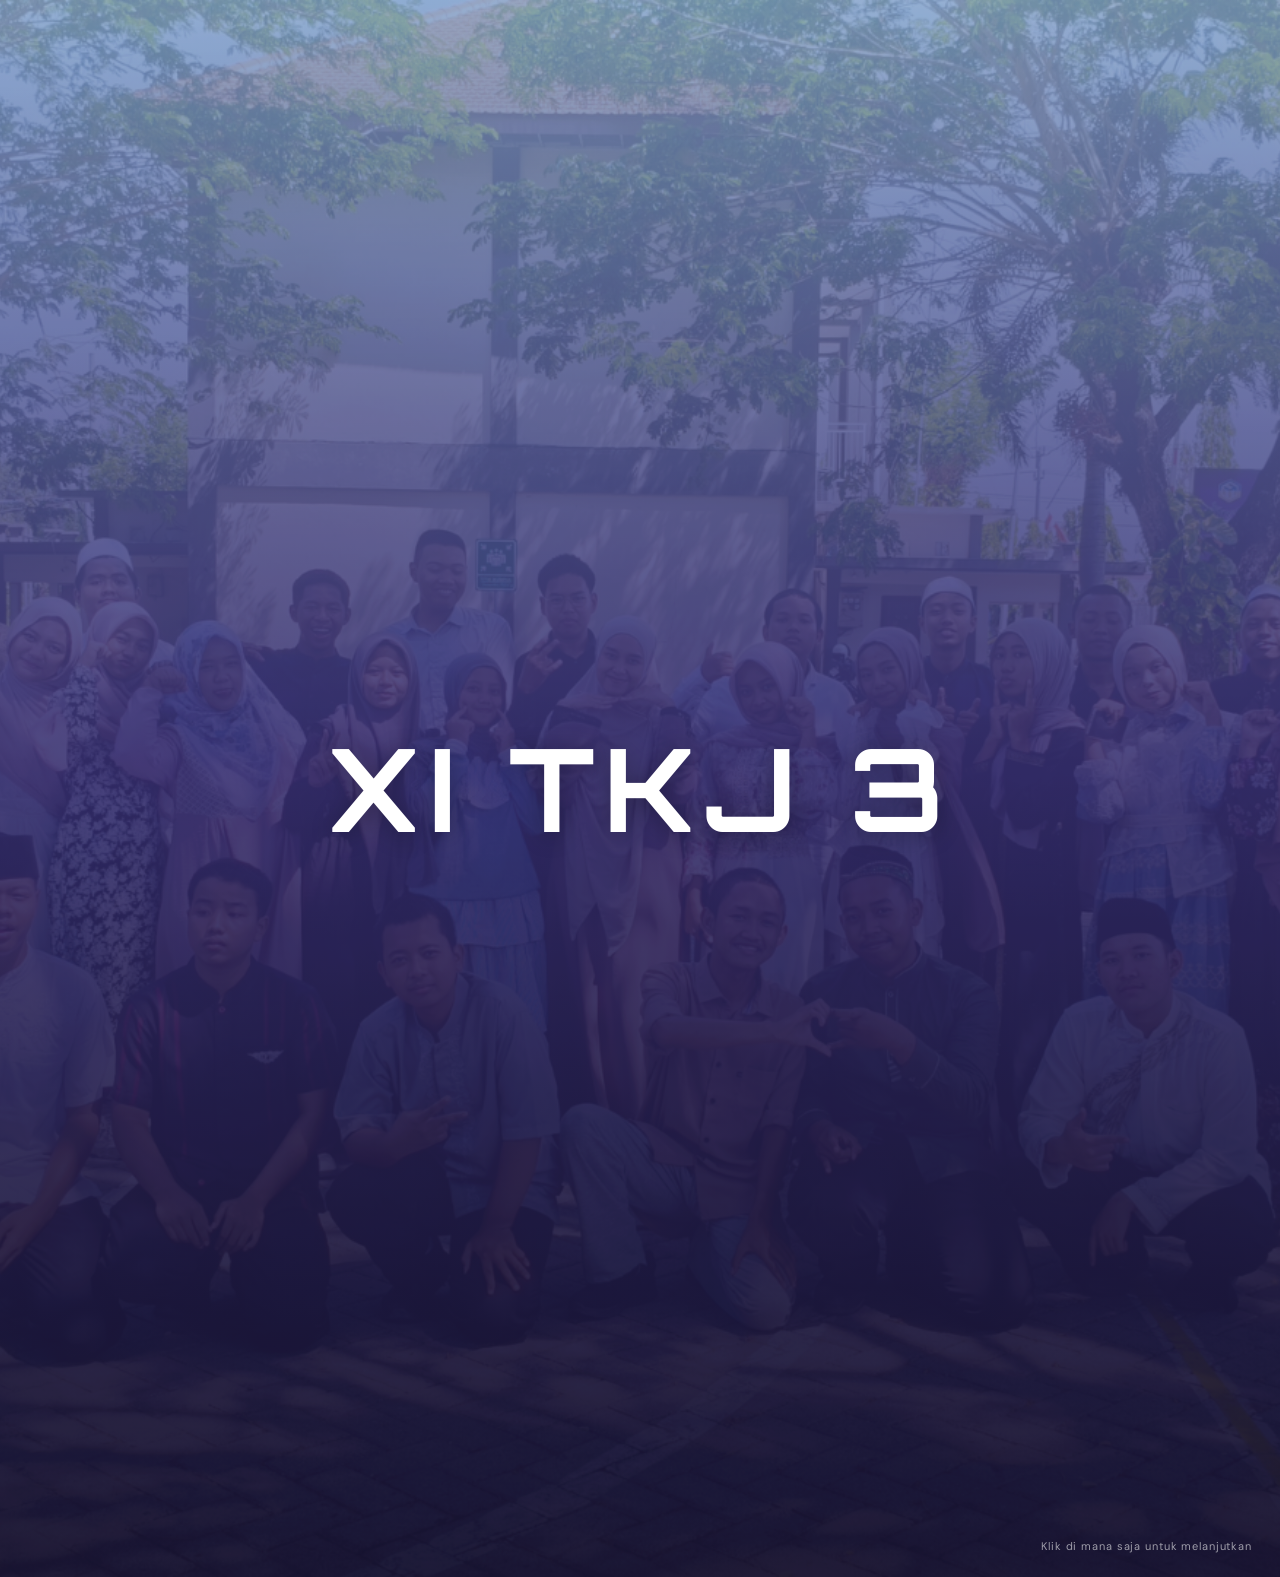
<file: index.html>
<!DOCTYPE html>
<html lang="id">
<head>
	<meta charset="UTF-8" />
	<meta name="viewport" content="width=device-width, initial-scale=1.0" />
	<meta name="description" content="Dashboard Kelas XI TKJ 3" />
	<title>Ruang Kelas | XI TKJ 3</title>
	<link rel="stylesheet" href="style.css" />
</head>
<body>
	<div id="welcomeScreen" class="welcome-screen" role="button" tabindex="0" aria-label="Klik untuk masuk ke halaman utama">
		<div class="welcome-title">XI TKJ 3</div>
		<div class="welcome-hint">Klik di mana saja untuk melanjutkan</div>
	</div>
	<div class="shell">
		<aside class="sidebar">
			<div class="brand"><div class="brand-mark">XI</div><div><strong>RUANG KELAS</strong><small>SMKN 1 MOJOKERTO</small></div></div>
			<button class="menu-toggle" type="button" aria-expanded="false" aria-controls="mainNavigation" aria-label="Buka menu navigasi"><span></span><span></span><span></span></button>
			<nav id="mainNavigation" aria-label="Navigasi utama">
				<a class="active" href="index.html"><span class="nav-icon">⌂</span> Beranda</a>
				<a href="siswa.html"><span class="nav-icon">♧</span> Daftar siswa</a>
				<a href="absensi.html"><span class="nav-icon">✓</span> Absensi</a>
				<a href="jadwal.html"><span class="nav-icon">▣</span> Jadwal</a>
				<a href="layanan-kelas.html"><span class="nav-icon">↗</span> Akses kelas</a>
				<a href="kenangan.html"><span class="nav-icon">K</span> Kenangan</a>
				<a href="wali-kelas.html"><span class="nav-icon">◎</span> Wali kelas</a>
			</nav>
			<div class="sidebar-footer">TAHUN AJARAN<br><strong>2026 / 2027</strong></div>
		</aside>

		<main id="beranda">
			<header class="topbar home-topbar">
				<div class="class-heading"><div class="eyebrow">Portal kelas • Semester genap</div><h1><span>XI TKJ</span><span class="class-number">3</span></h1><p class="subtitle">Satu ruang untuk tumbuh, belajar, dan saling mendukung.</p></div>
				<div class="date">HARI INI<strong id="today">Memuat tanggal...</strong><span id="liveClock">00:00:00</span></div>
			</header>

			<section class="hero" aria-label="Ringkasan kelas">
				<article class="hero-card"><div class="eyebrow">Selamat datang</div><h2>Halo siswa XI TKJ 3</h2><p>Temukan informasi kelas dan kenali seluruh teman yang belajar bersama di tahun ini.</p></article>
				<article class="panel teacher"><div class="avatar">AN</div><div><div class="eyebrow">Wali kelas</div><h3>Nur Izzah Amalia</h3><p>Guru Bahasa Jawa · Ruang Guru 04</p></div></article>
			</section>

			<section class="dashboard-lower" aria-label="Aktivitas kelas">
				<div class="stats-panel panel">
					<div class="panel-heading"><div><div class="eyebrow">Ringkasan kelas</div><h2>Aktivitas kita</h2></div><span class="status-dot">● Aktif</span></div>
					<div class="stat-grid"><div><strong>34</strong><span>Siswa</span></div><div><strong>11</strong><span>Mata pelajaran</span></div><div><strong id="attendanceRate">92%</strong><span>Kehadiran hari ini</span></div></div>
				</div>
				<div class="agenda-panel panel">
					<div class="panel-heading"><div><div class="eyebrow">Agenda terdekat</div><h2>Minggu ini</h2></div><span class="agenda-date">16—20 SEP</span></div>
					<div class="agenda-item"><time>18<br><small>SEP</small></time><div><strong>Praktik jaringan komputer</strong><span>Laboratorium TKJ · 08.00</span></div></div>
					<div class="agenda-item"><time>20<br><small>SEP</small></time><div><strong>Rapat persiapan kelas</strong><span>Ruang XI TKJ 3 · 13.00</span></div></div>
				</div>
				<div class="quote-panel panel"><div class="eyebrow">Pesan wali kelas</div><blockquote>“Belajar bersama membuat langkah kita lebih jauh.”</blockquote><cite>— Nur Izzah Amalia</cite></div>
			</section>

			<section class="home-attendance panel" aria-label="Pantauan absensi hari ini">
				<div class="panel-heading attendance-live-heading"><div><div class="eyebrow">Pantauan real-time</div><h2>Absensi siswa hari ini</h2><p id="attendanceLiveDate">Memuat tanggal...</p></div><span class="live-badge"><i></i> Live</span></div>
				<div class="home-attendance-summary" id="homeAttendanceSummary"></div>
				<div class="home-attendance-list" id="homeAttendanceList"></div>
			</section>
		</main>
	</div>
	<script src="script.js"></script>
	<script>
		const welcomeScreen = document.querySelector("#welcomeScreen");
		const welcomeSeenKey = "kelas-welcome-seen";
		if (welcomeScreen) {
			if (localStorage.getItem(welcomeSeenKey) === "true") {
				welcomeScreen.remove();
			} else {
				const closeWelcomeScreen = () => {
					localStorage.setItem(welcomeSeenKey, "true");
					welcomeScreen.classList.add("welcome-screen-hidden");
					window.setTimeout(() => welcomeScreen.remove(), 450);
				};
				welcomeScreen.addEventListener("click", closeWelcomeScreen, { once: true });
				welcomeScreen.addEventListener("keydown", event => {
					if (event.key === "Enter" || event.key === " ") closeWelcomeScreen();
				});
			}
		}
	</script>
</body>
</html>
</file>
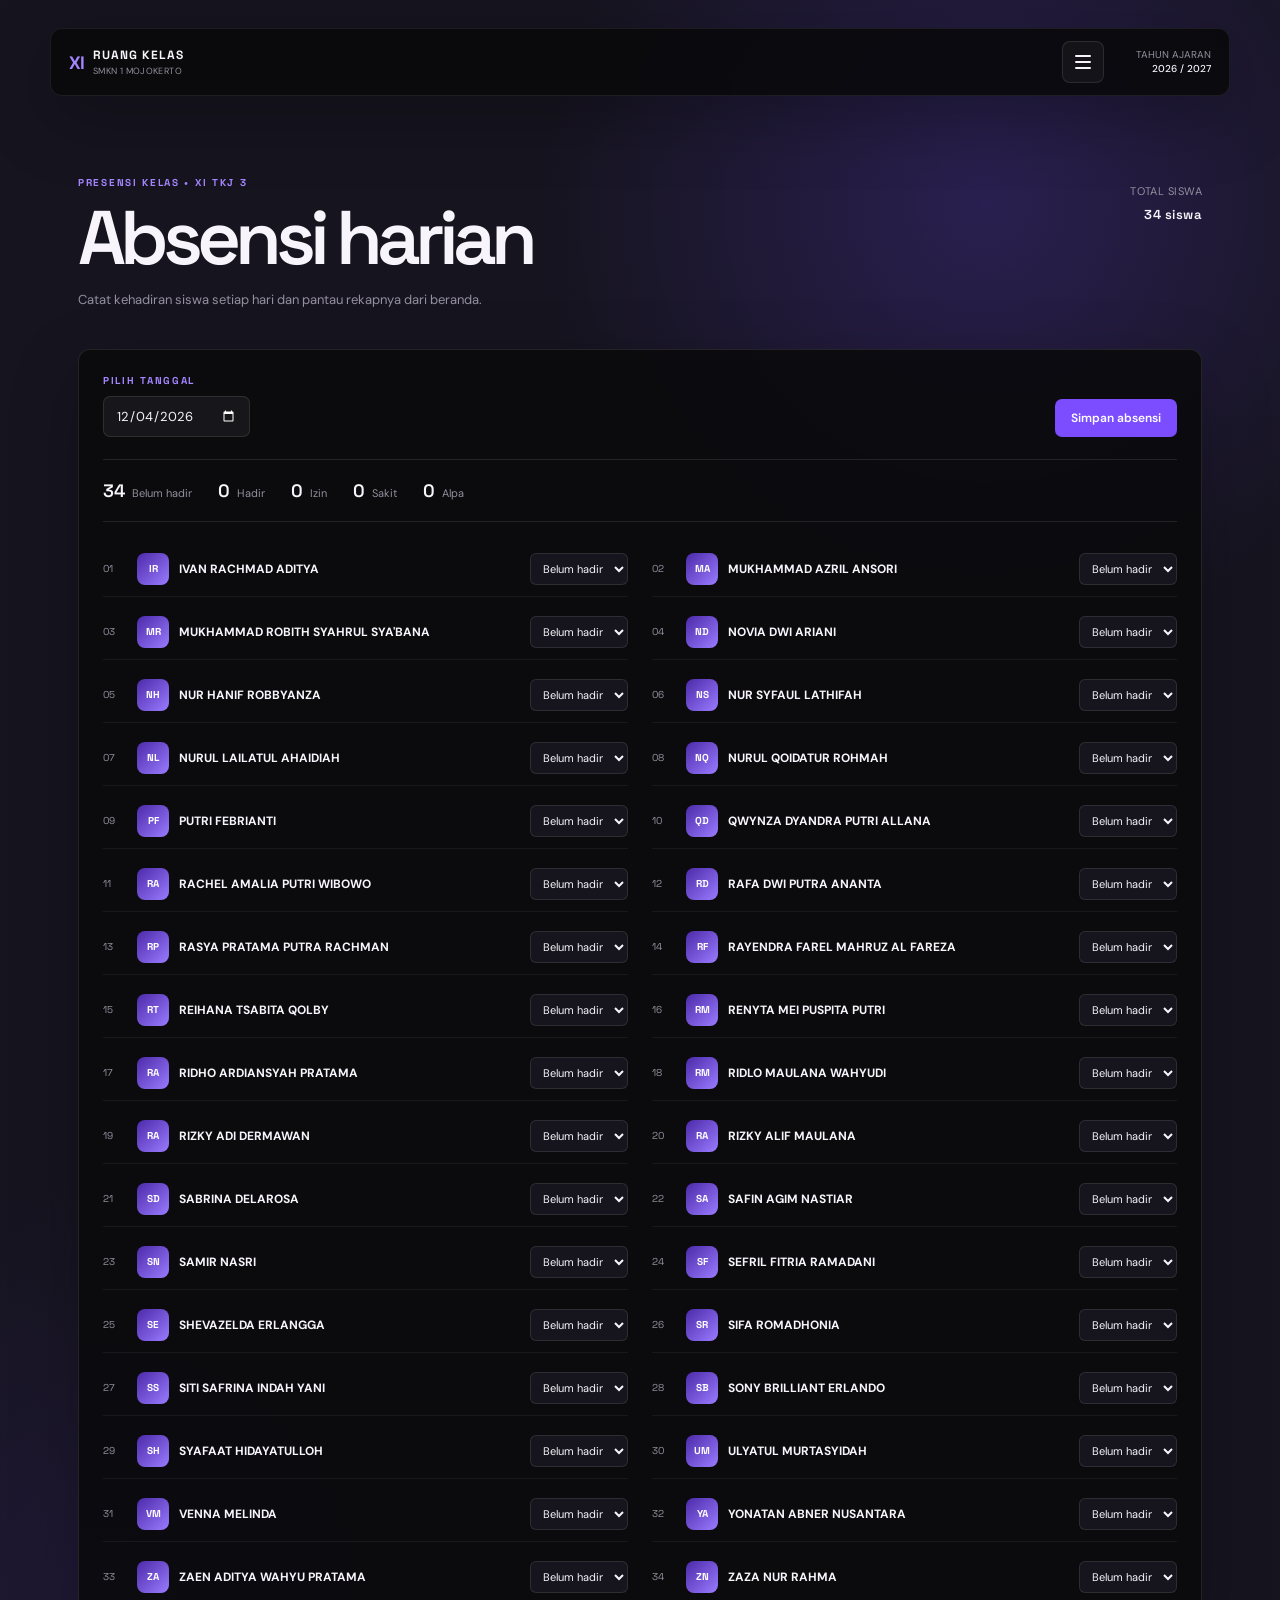
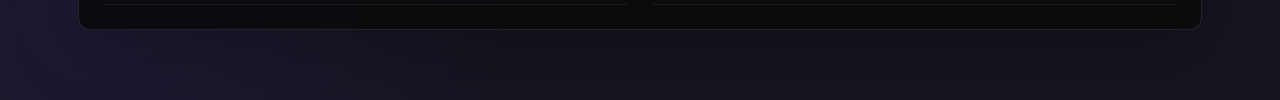
<file: absensi.html>
<!DOCTYPE html>
<html lang="id">
<head>
	<meta charset="UTF-8" />
	<meta name="viewport" content="width=device-width, initial-scale=1.0" />
	<meta name="description" content="Absensi harian kelas XI TKJ 3" />
	<title>Absensi | XI TKJ 3</title>
	<link rel="stylesheet" href="style.css" />
</head>
<body>
	<div class="shell">
		<aside class="sidebar">
			<div class="brand"><div class="brand-mark">XI</div><div><strong>RUANG KELAS</strong><small>SMKN 1 MOJOKERTO</small></div></div>
			<button class="menu-toggle" type="button" aria-expanded="false" aria-controls="mainNavigation" aria-label="Buka menu navigasi"><span></span><span></span><span></span></button>
			<nav id="mainNavigation" aria-label="Navigasi utama">
				<a href="index.html"><span class="nav-icon">⌂</span> Beranda</a>
				<a href="siswa.html"><span class="nav-icon">♧</span> Daftar siswa</a>
				<a class="active" href="absensi.html"><span class="nav-icon">✓</span> Absensi</a>
				<a href="jadwal.html"><span class="nav-icon">▣</span> Jadwal</a>
				<a href="layanan-kelas.html"><span class="nav-icon">↗</span> Akses kelas</a>
				<a href="kenangan.html"><span class="nav-icon">K</span> Kenangan</a>
				<a href="wali-kelas.html"><span class="nav-icon">◎</span> Wali kelas</a>
			</nav>
			<div class="sidebar-footer">TAHUN AJARAN<br><strong>2026 / 2027</strong></div>
		</aside>

		<main>
			<header class="topbar">
				<div><div class="eyebrow">Presensi kelas • XI TKJ 3</div><h1>Absensi harian</h1><p class="subtitle">Catat kehadiran siswa setiap hari dan pantau rekapnya dari beranda.</p></div>
				<div class="date">TOTAL SISWA<strong>34 siswa</strong></div>
			</header>

			<section class="attendance-panel panel">
				<div class="attendance-toolbar"><div><div class="eyebrow">Pilih tanggal</div><input id="attendanceDate" class="attendance-date-input" type="date" aria-label="Pilih tanggal absensi" /></div><button id="attendanceSave" class="primary-button" type="button">Simpan absensi</button></div>
				<div class="attendance-summary" id="attendanceSummary"></div>
				<div class="attendance-list" id="attendanceList"></div>
			</section>
		</main>
	</div>
	<script src="script.js"></script>
</body>
</html>
</file>
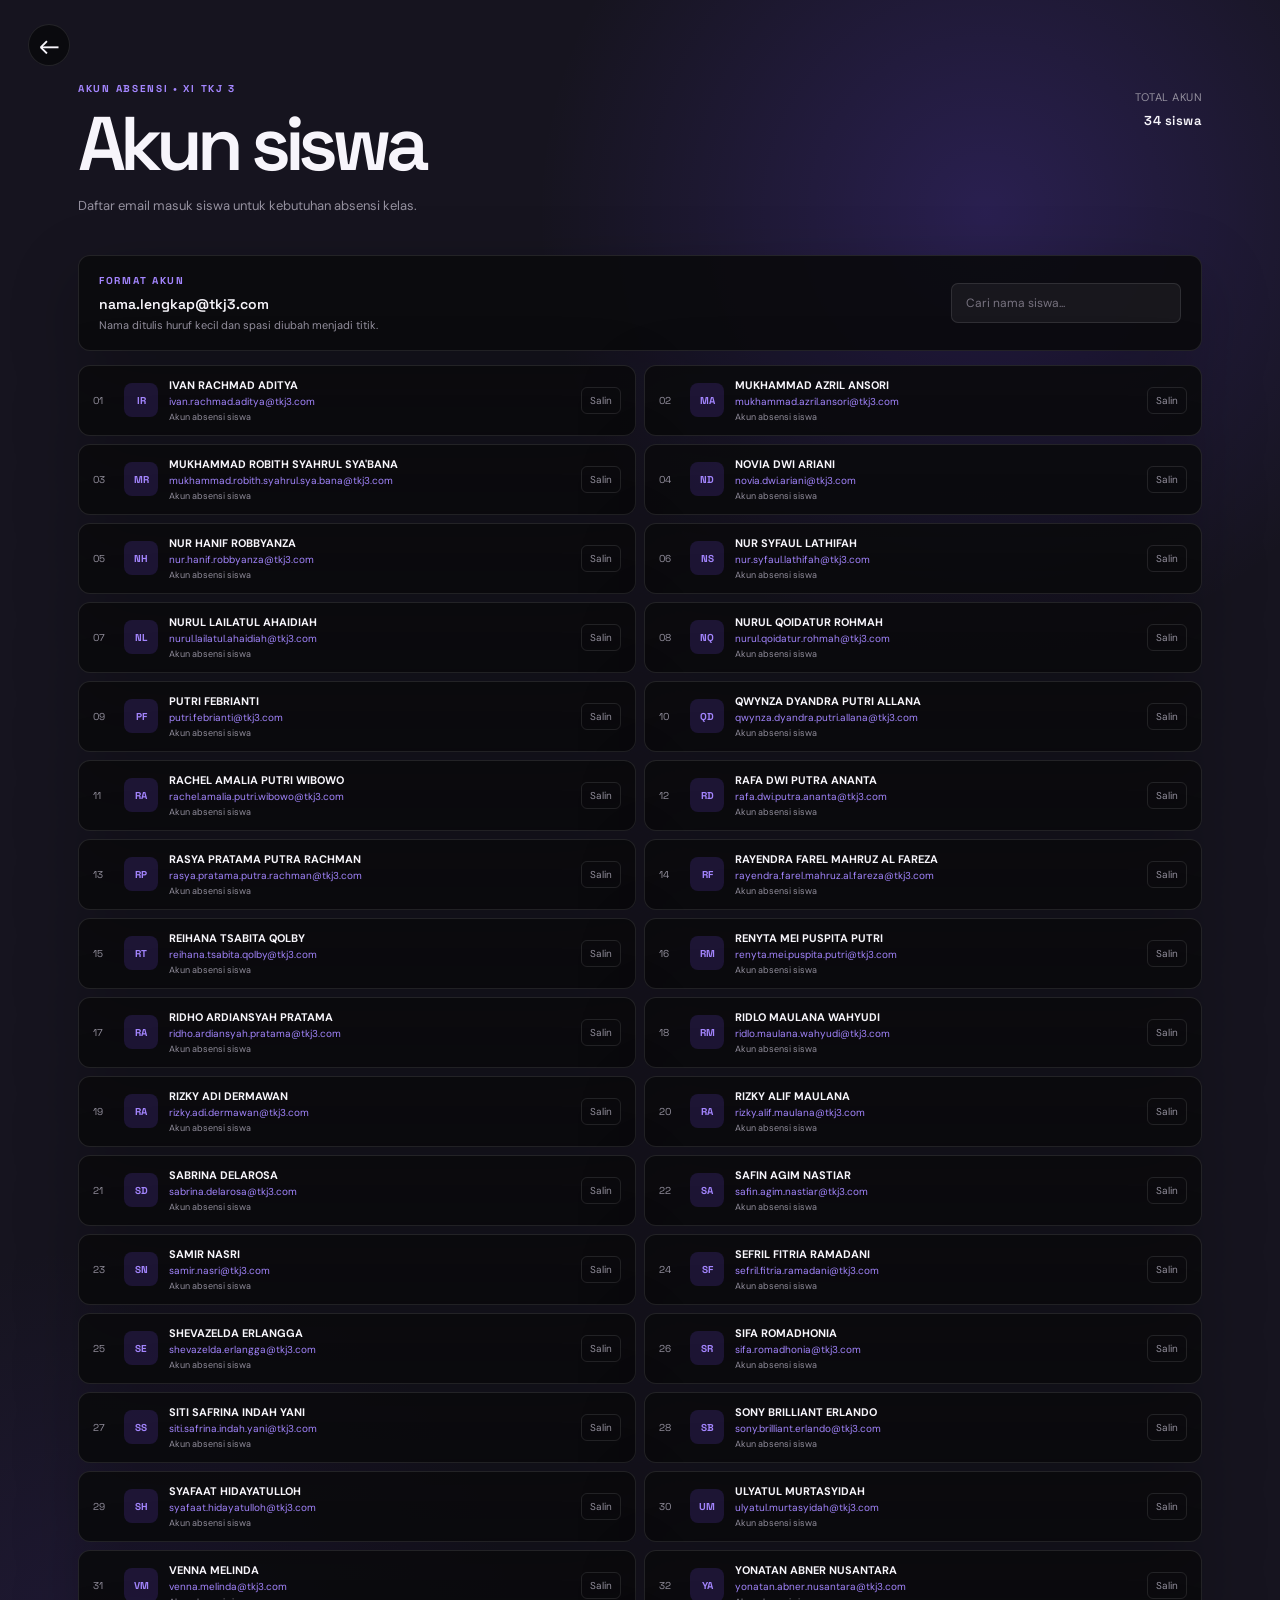
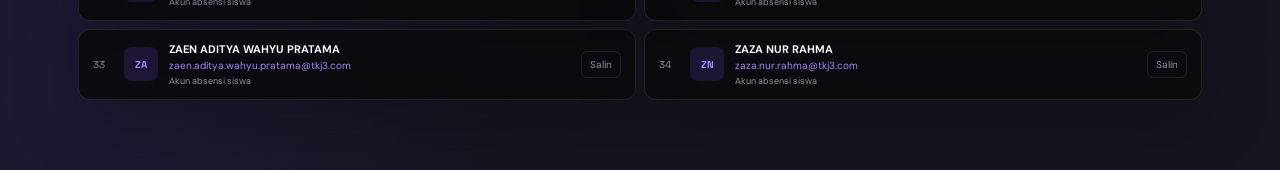
<file: akun-siswa.html>
<!DOCTYPE html>
<html lang="id">
<head>
	<meta charset="UTF-8" />
	<meta name="viewport" content="width=device-width, initial-scale=1.0" />
	<meta name="description" content="Akun email siswa XI TKJ 3" />
	<title>Akun Siswa | XI TKJ 3</title>
	<link rel="stylesheet" href="style.css" />
</head>
<body class="focus-page">
	<a class="focus-back" href="layanan-kelas.html" aria-label="Kembali ke akses kelas" title="Kembali ke akses kelas">←</a>
	<div class="shell">
		<main>
			<header class="topbar">
				<div><div class="eyebrow">Akun absensi • XI TKJ 3</div><h1>Akun siswa</h1><p class="subtitle">Daftar email masuk siswa untuk kebutuhan absensi kelas.</p></div>
				<div class="date">TOTAL AKUN<strong>34 siswa</strong></div>
			</header>
			<section class="account-toolbar panel">
				<div><div class="eyebrow">Format akun</div><strong>nama.lengkap@tkj3.com</strong><p>Nama ditulis huruf kecil dan spasi diubah menjadi titik.</p></div>
				<input id="accountSearch" class="search" type="search" placeholder="Cari nama siswa..." aria-label="Cari akun siswa" />
			</section>
			<section id="accountGrid" class="account-grid" aria-label="Daftar akun siswa"></section>
		</main>
	</div>
	<script src="script.js"></script>
	<script>
		const accountGrid = document.querySelector("#accountGrid");
		const accountSearch = document.querySelector("#accountSearch");
		const makeEmail = name => `${name.toLowerCase().replace(/[^a-z0-9]+/g, ".").replace(/^\.|\.$/g, "")}@tkj3.com`;
		const renderAccounts = (query = "") => {
			const filtered = students.filter(name => name.toLowerCase().includes(query.toLowerCase()));
			accountGrid.innerHTML = filtered.map((name, index) => {
				const number = String(students.indexOf(name) + 1).padStart(2, "0");
				return `<article class="account-card panel"><span class="account-number">${number}</span><div class="account-avatar">${initials(name)}</div><div class="account-content"><strong>${name}</strong><span>${makeEmail(name)}</span><small>Akun absensi siswa</small></div><button class="copy-account" type="button" data-email="${makeEmail(name)}" aria-label="Salin email ${name}" title="Salin email">Salin</button></article>`;
			}).join("");
		};
		accountGrid.addEventListener("click", event => {
			const button = event.target.closest(".copy-account");
			if (!button) return;
			navigator.clipboard?.writeText(button.dataset.email);
			button.textContent = "Tersalin";
			window.setTimeout(() => { button.textContent = "Salin"; }, 1200);
		});
		accountSearch.addEventListener("input", event => renderAccounts(event.target.value));
		renderAccounts();
	</script>
</body>
</html>
</file>
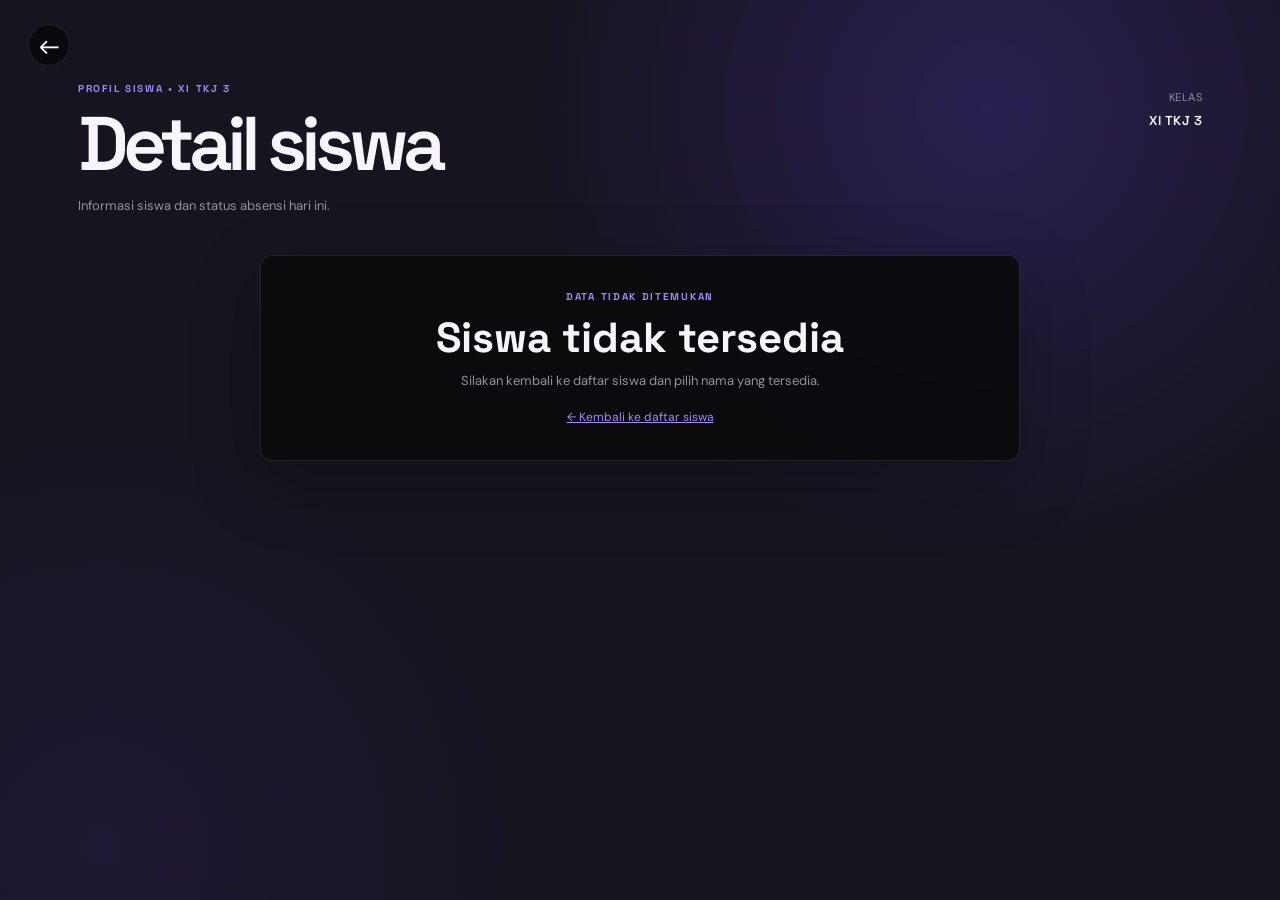
<file: detail-siswa.html>
<!DOCTYPE html>
<html lang="id">
<head>
	<meta charset="UTF-8" />
	<meta name="viewport" content="width=device-width, initial-scale=1.0" />
	<meta name="description" content="Detail siswa XI TKJ 3" />
	<title>Detail Siswa | XI TKJ 3</title>
	<link rel="stylesheet" href="style.css" />
	<style>
		.student-detail { max-width: 760px; margin: 0 auto; }
		.detail-card { padding: 34px; text-align: center; }
		.detail-avatar { width: 92px; height: 92px; margin: 0 auto 18px; display: grid; place-items: center; border-radius: 50%; color: white; background: linear-gradient(135deg, #4c2aa9, #9a7bff); font: 700 28px "Space Grotesk", sans-serif; }
		.detail-card h2 { margin: 8px 0; font-size: clamp(26px, 5vw, 42px); }
		.detail-card p { color: var(--muted); margin: 0; font-size: 13px; }
		.detail-info { display: grid; grid-template-columns: repeat(3, 1fr); gap: 10px; margin-top: 26px; text-align: left; }
		.detail-info div { padding: 15px; border: 1px solid var(--line); border-radius: 8px; background: rgba(255,255,255,.03); }
		.detail-info span { display: block; color: var(--muted); font-size: 10px; }
		.detail-info strong { display: block; margin-top: 7px; font: 600 14px "Space Grotesk", sans-serif; }
		.detail-status { display: inline-block; margin-top: 24px; padding: 9px 13px; border-radius: 7px; font: 700 11px "Space Grotesk", sans-serif; }
		.detail-back { display: inline-block; margin-top: 20px; color: var(--purple-light); font-size: 12px; }
		@media (max-width: 600px) { .detail-card { padding: 25px 17px; } .detail-info { grid-template-columns: 1fr; } }
	</style>
</head>
<body class="focus-page">
	<a class="focus-back" href="siswa.html" aria-label="Kembali ke daftar siswa" title="Kembali ke daftar siswa">←</a>
	<div class="shell">
		<aside class="sidebar">
			<div class="brand"><div class="brand-mark">XI</div><div><strong>RUANG KELAS</strong><small>SMKN 1 MOJOKERTO</small></div></div>
			<button class="menu-toggle" type="button" aria-expanded="false" aria-controls="mainNavigation" aria-label="Buka menu navigasi"><span></span><span></span><span></span></button>
			<nav id="mainNavigation" aria-label="Navigasi utama">
				<a href="index.html"><span class="nav-icon">⌂</span> Beranda</a>
				<a class="active" href="siswa.html"><span class="nav-icon">♧</span> Daftar siswa</a>
				<a href="absensi.html"><span class="nav-icon">✓</span> Absensi</a>
				<a href="layanan-kelas.html"><span class="nav-icon">↗</span> Akses kelas</a>
				<a href="kenangan.html"><span class="nav-icon">K</span> Kenangan</a>
				<a href="wali-kelas.html"><span class="nav-icon">◎</span> Wali kelas</a>
			</nav>
			<div class="sidebar-footer">TAHUN AJARAN<br><strong>2026 / 2027</strong></div>
		</aside>
		<main>
			<header class="topbar"><div><div class="eyebrow">Profil siswa • XI TKJ 3</div><h1>Detail siswa</h1><p class="subtitle">Informasi siswa dan status absensi hari ini.</p></div><div class="date">KELAS<strong>XI TKJ 3</strong></div></header>
			<section class="student-detail"><article class="detail-card panel" id="studentDetail"><p>Memuat data siswa...</p></article></section>
		</main>
	</div>
	<script src="script.js"></script>
	<script>
		const detail = document.querySelector("#studentDetail");
		const selectedName = new URLSearchParams(window.location.search).get("nama");
		const studentIndex = students.indexOf(selectedName);
		const labels = { "belum-hadir": "Belum hadir", hadir: "Hadir", izin: "Izin", sakit: "Sakit", alpa: "Alpa" };
		const statusClass = status => `status-${status}`;
		if (studentIndex === -1) {
			detail.innerHTML = '<div class="eyebrow">Data tidak ditemukan</div><h2>Siswa tidak tersedia</h2><p>Silakan kembali ke daftar siswa dan pilih nama yang tersedia.</p><a class="detail-back" href="siswa.html">← Kembali ke daftar siswa</a>';
		} else {
			const attendance = JSON.parse(localStorage.getItem("xi-tkj-3-attendance") || "{}");
			const localDate = new Date();
			const dateKey = `${localDate.getFullYear()}-${String(localDate.getMonth() + 1).padStart(2, "0")}-${String(localDate.getDate()).padStart(2, "0")}`;
			const status = attendance[dateKey]?.[selectedName] || "belum-hadir";
			const number = String(studentIndex + 1).padStart(2, "0");
			detail.innerHTML = `<div class="detail-avatar">${initials(selectedName)}</div><div class="eyebrow">Siswa XI TKJ 3</div><h2>${selectedName}</h2><p>Data identitas dan kehadiran siswa hari ini.</p><div class="detail-info"><div><span>Nomor absen</span><strong>${number}</strong></div><div><span>Kode kartu</span><strong>XI-TKJ3-${number}</strong></div><div><span>Status hari ini</span><strong>${labels[status]}</strong></div></div><span class="detail-status ${statusClass(status)}">${labels[status]}</span><br><a class="detail-back" href="siswa.html">← Kembali ke daftar siswa</a>`;
		}
	</script>
</body>
</html>
</file>
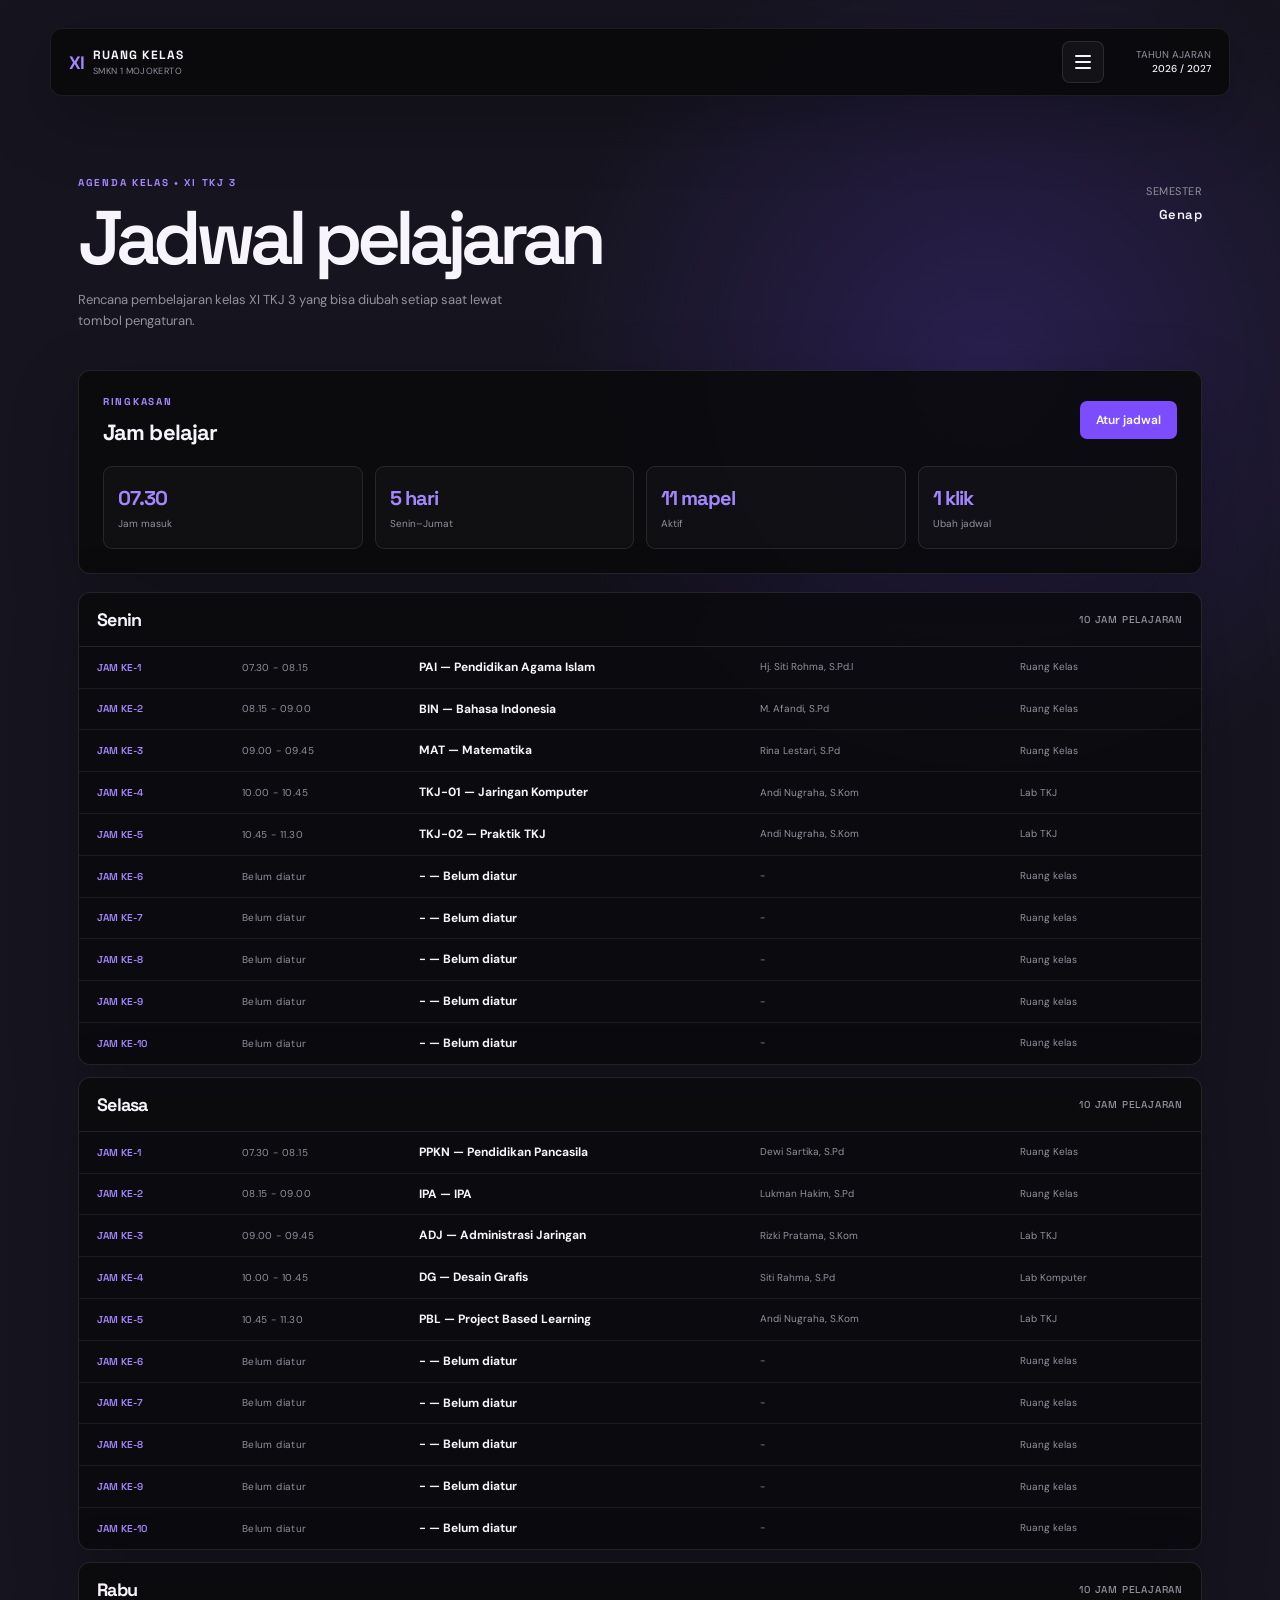
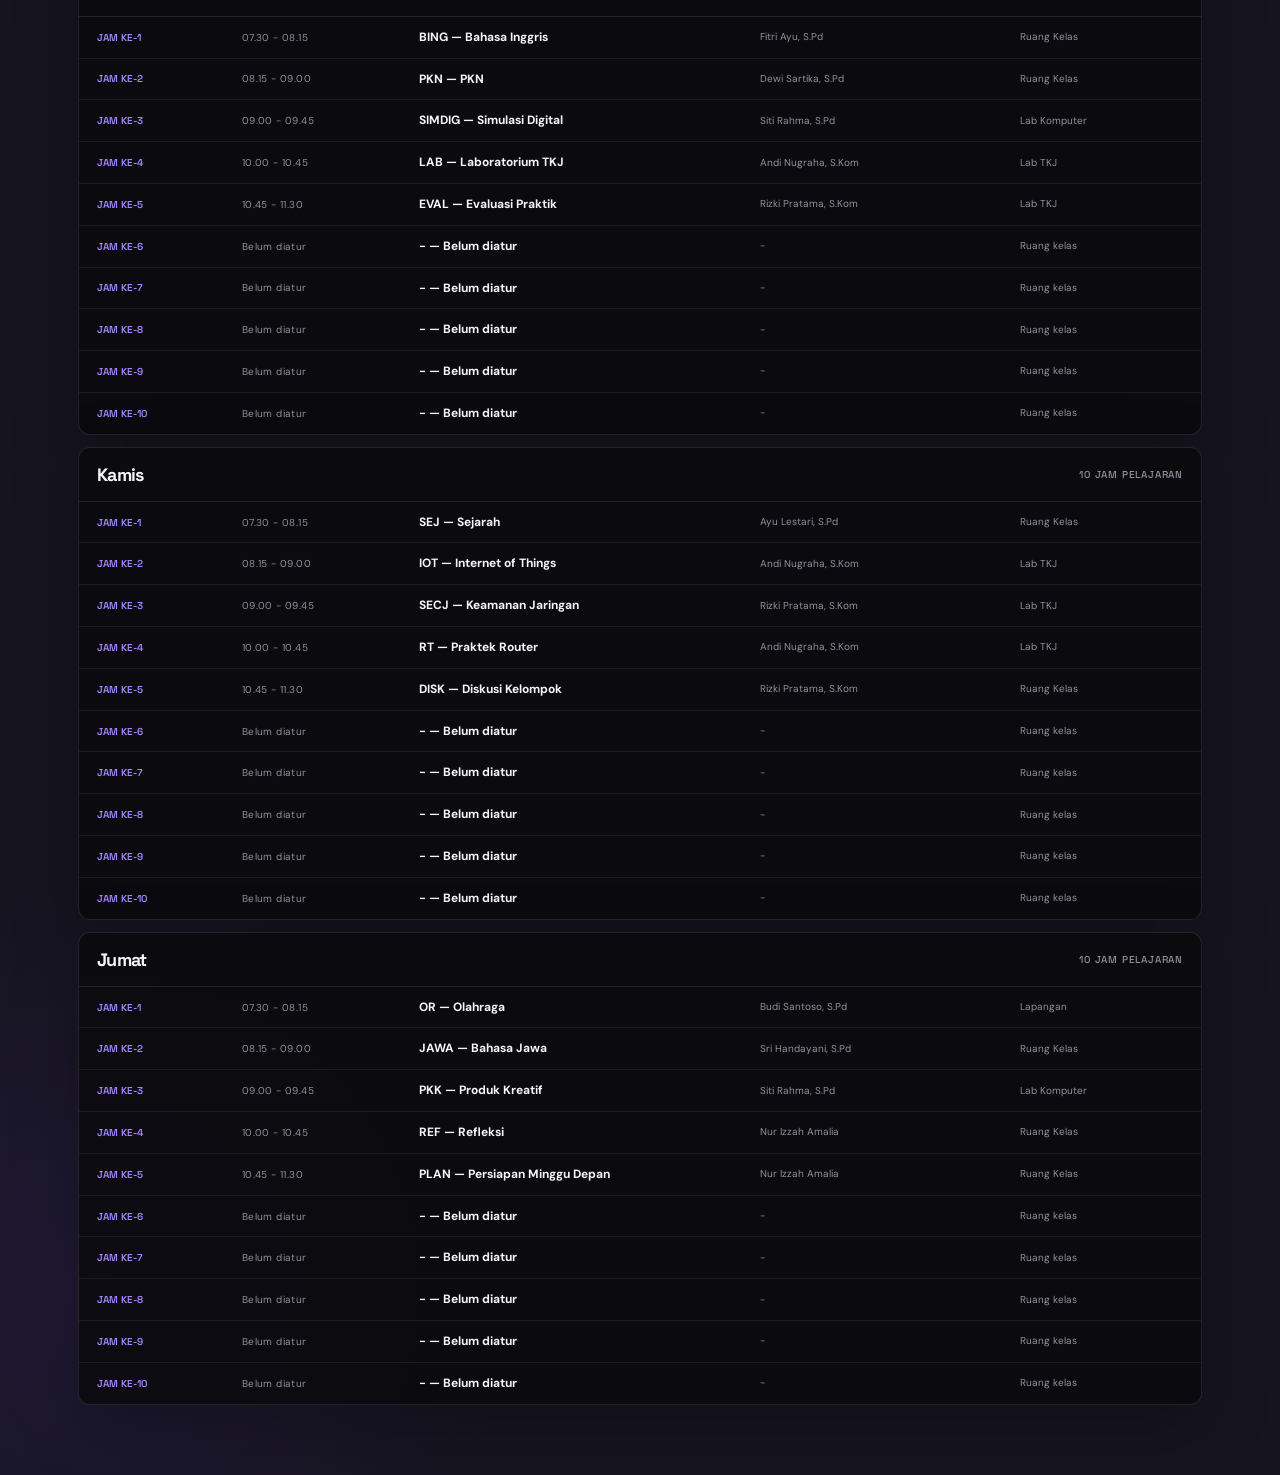
<file: jadwal.html>
<!DOCTYPE html>
<html lang="id">
<head>
	<meta charset="UTF-8" />
	<meta name="viewport" content="width=device-width, initial-scale=1.0" />
	<meta name="description" content="Jadwal pelajaran kelas XI TKJ 3" />
	<title>Jadwal | XI TKJ 3</title>
	<link rel="stylesheet" href="style.css" />
</head>
<body>
	<div class="shell">
		<aside class="sidebar">
			<div class="brand"><div class="brand-mark">XI</div><div><strong>RUANG KELAS</strong><small>SMKN 1 MOJOKERTO</small></div></div>
			<button class="menu-toggle" type="button" aria-expanded="false" aria-controls="mainNavigation" aria-label="Buka menu navigasi"><span></span><span></span><span></span></button>
			<nav id="mainNavigation" aria-label="Navigasi utama">
				<a href="index.html"><span class="nav-icon">⌂</span> Beranda</a>
				<a href="siswa.html"><span class="nav-icon">♧</span> Daftar siswa</a>
				<a href="absensi.html"><span class="nav-icon">✓</span> Absensi</a>
				<a class="active" href="jadwal.html"><span class="nav-icon">▣</span> Jadwal</a>
				<a href="layanan-kelas.html"><span class="nav-icon">↗</span> Akses kelas</a>
				<a href="kenangan.html"><span class="nav-icon">K</span> Kenangan</a>
				<a href="wali-kelas.html"><span class="nav-icon">◎</span> Wali kelas</a>
			</nav>
			<div class="sidebar-footer">TAHUN AJARAN<br><strong>2026 / 2027</strong></div>
		</aside>

		<main>
			<header class="topbar">
				<div><div class="eyebrow">Agenda kelas • XI TKJ 3</div><h1>Jadwal pelajaran</h1><p class="subtitle">Rencana pembelajaran kelas XI TKJ 3 yang bisa diubah setiap saat lewat tombol pengaturan.</p></div>
				<div class="date">SEMESTER<strong>Genap</strong></div>
			</header>

			<section class="schedule-summary panel">
				<div class="panel-heading schedule-header">
					<div><div class="eyebrow">Ringkasan</div><h2>Jam belajar</h2></div>
					<button id="toggleEditor" class="primary-button" type="button">Atur jadwal</button>
				</div>
				<div class="schedule-summary-grid">
					<div><strong>07.30</strong><span>Jam masuk</span></div>
					<div><strong>5 hari</strong><span>Senin–Jumat</span></div>
					<div><strong>11 mapel</strong><span>Aktif</span></div>
					<div><strong>1 klik</strong><span>Ubah jadwal</span></div>
				</div>
			</section>

			<section id="scheduleEditor" class="schedule-editor panel hidden" aria-live="polite">
				<div class="panel-heading">
					<div><div class="eyebrow">Pengaturan</div><h2>Ubah jadwal harian</h2></div>
					<button type="button" id="closeEditor" class="ghost-button">Tutup</button>
				</div>
				<form id="scheduleForm" class="schedule-form">
					<div class="form-grid">
						<label>
							<span>Hari</span>
							<select id="daySelect" required>
								<option value="Senin">Senin</option>
								<option value="Selasa">Selasa</option>
								<option value="Rabu">Rabu</option>
								<option value="Kamis">Kamis</option>
								<option value="Jumat">Jumat</option>
							</select>
						</label>
						<label>
							<span>Jam ke</span>
							<select id="slotSelect">
								<option value="1">Jam ke-1</option>
								<option value="2">Jam ke-2</option>
								<option value="3">Jam ke-3</option>
								<option value="4">Jam ke-4</option>
								<option value="5">Jam ke-5</option>
								<option value="6">Jam ke-6</option>
								<option value="7">Jam ke-7</option>
								<option value="8">Jam ke-8</option>
								<option value="9">Jam ke-9</option>
								<option value="10">Jam ke-10</option>
							</select>
						</label>
					</div>
					<div class="form-grid form-grid-compact">
						<label>
							<span>Jam</span>
							<input id="timeInput" type="text" placeholder="contoh: 08.15 - 09.00" required />
						</label>
						<label>
							<span>Kode mapel</span>
							<input id="codeInput" type="text" placeholder="contoh: PAI / TKJ / PKN" />
						</label>
					</div>
					<div class="form-grid form-grid-compact">
						<label>
							<span>Mata pelajaran</span>
							<input id="subjectInput" type="text" placeholder="contoh: Informatika" required />
						</label>
						<label>
							<span>Guru pengajar</span>
							<input id="teacherInput" type="text" placeholder="contoh: Andi Nugraha, S.Pd" />
						</label>
					</div>
					<label>
						<span>Ruang</span>
						<input id="roomInput" type="text" placeholder="contoh: Ruang Lab 1 / Ruang Kelas" />
					</label>
					<div class="schedule-actions">
						<button type="submit" class="primary-button">Simpan jadwal</button>
						<button type="button" id="resetSchedule" class="ghost-button">Reset default</button>
					</div>
				</form>
			</section>

			<section id="scheduleGrid" class="schedule-grid" aria-label="Jadwal pelajaran Senin sampai Jumat"></section>
		</main>
	</div>
	<script>
		const defaultSchedule = {
			Senin: [
				{ time: "07.30 - 08.15", code: "PAI", subject: "Pendidikan Agama Islam", teacher: "Hj. Siti Rohma, S.Pd.I", room: "Ruang Kelas" },
				{ time: "08.15 - 09.00", code: "BIN", subject: "Bahasa Indonesia", teacher: "M. Afandi, S.Pd", room: "Ruang Kelas" },
				{ time: "09.00 - 09.45", code: "MAT", subject: "Matematika", teacher: "Rina Lestari, S.Pd", room: "Ruang Kelas" },
				{ time: "10.00 - 10.45", code: "TKJ-01", subject: "Jaringan Komputer", teacher: "Andi Nugraha, S.Kom", room: "Lab TKJ" },
				{ time: "10.45 - 11.30", code: "TKJ-02", subject: "Praktik TKJ", teacher: "Andi Nugraha, S.Kom", room: "Lab TKJ" }
			],
			Selasa: [
				{ time: "07.30 - 08.15", code: "PPKN", subject: "Pendidikan Pancasila", teacher: "Dewi Sartika, S.Pd", room: "Ruang Kelas" },
				{ time: "08.15 - 09.00", code: "IPA", subject: "IPA", teacher: "Lukman Hakim, S.Pd", room: "Ruang Kelas" },
				{ time: "09.00 - 09.45", code: "ADJ", subject: "Administrasi Jaringan", teacher: "Rizki Pratama, S.Kom", room: "Lab TKJ" },
				{ time: "10.00 - 10.45", code: "DG", subject: "Desain Grafis", teacher: "Siti Rahma, S.Pd", room: "Lab Komputer" },
				{ time: "10.45 - 11.30", code: "PBL", subject: "Project Based Learning", teacher: "Andi Nugraha, S.Kom", room: "Lab TKJ" }
			],
			Rabu: [
				{ time: "07.30 - 08.15", code: "BING", subject: "Bahasa Inggris", teacher: "Fitri Ayu, S.Pd", room: "Ruang Kelas" },
				{ time: "08.15 - 09.00", code: "PKN", subject: "PKN", teacher: "Dewi Sartika, S.Pd", room: "Ruang Kelas" },
				{ time: "09.00 - 09.45", code: "SIMDIG", subject: "Simulasi Digital", teacher: "Siti Rahma, S.Pd", room: "Lab Komputer" },
				{ time: "10.00 - 10.45", code: "LAB", subject: "Laboratorium TKJ", teacher: "Andi Nugraha, S.Kom", room: "Lab TKJ" },
				{ time: "10.45 - 11.30", code: "EVAL", subject: "Evaluasi Praktik", teacher: "Rizki Pratama, S.Kom", room: "Lab TKJ" }
			],
			Kamis: [
				{ time: "07.30 - 08.15", code: "SEJ", subject: "Sejarah", teacher: "Ayu Lestari, S.Pd", room: "Ruang Kelas" },
				{ time: "08.15 - 09.00", code: "IOT", subject: "Internet of Things", teacher: "Andi Nugraha, S.Kom", room: "Lab TKJ" },
				{ time: "09.00 - 09.45", code: "SECJ", subject: "Keamanan Jaringan", teacher: "Rizki Pratama, S.Kom", room: "Lab TKJ" },
				{ time: "10.00 - 10.45", code: "RT", subject: "Praktek Router", teacher: "Andi Nugraha, S.Kom", room: "Lab TKJ" },
				{ time: "10.45 - 11.30", code: "DISK", subject: "Diskusi Kelompok", teacher: "Rizki Pratama, S.Kom", room: "Ruang Kelas" }
			],
			Jumat: [
				{ time: "07.30 - 08.15", code: "OR", subject: "Olahraga", teacher: "Budi Santoso, S.Pd", room: "Lapangan" },
				{ time: "08.15 - 09.00", code: "JAWA", subject: "Bahasa Jawa", teacher: "Sri Handayani, S.Pd", room: "Ruang Kelas" },
				{ time: "09.00 - 09.45", code: "PKK", subject: "Produk Kreatif", teacher: "Siti Rahma, S.Pd", room: "Lab Komputer" },
				{ time: "10.00 - 10.45", code: "REF", subject: "Refleksi", teacher: "Nur Izzah Amalia", room: "Ruang Kelas" },
				{ time: "10.45 - 11.30", code: "PLAN", subject: "Persiapan Minggu Depan", teacher: "Nur Izzah Amalia", room: "Ruang Kelas" }
			]
		};

		const scheduleKey = "kelas-jadwal-xtkj3";
		const days = ["Senin", "Selasa", "Rabu", "Kamis", "Jumat"];
		const totalPeriods = 10;
		const scheduleGrid = document.querySelector("#scheduleGrid");
		const scheduleEditor = document.querySelector("#scheduleEditor");
		const toggleEditorButton = document.querySelector("#toggleEditor");
		const closeEditorButton = document.querySelector("#closeEditor");
		const scheduleForm = document.querySelector("#scheduleForm");
		const daySelect = document.querySelector("#daySelect");
		const slotSelect = document.querySelector("#slotSelect");
		const timeInput = document.querySelector("#timeInput");
		const codeInput = document.querySelector("#codeInput");
		const subjectInput = document.querySelector("#subjectInput");
		const teacherInput = document.querySelector("#teacherInput");
		const roomInput = document.querySelector("#roomInput");
		const resetScheduleButton = document.querySelector("#resetSchedule");

		const getSchedule = () => {
			const raw = localStorage.getItem(scheduleKey);
			if (!raw) return Object.fromEntries(days.map(day => [day, normalizeDay(defaultSchedule[day])]));
			try {
				const parsed = JSON.parse(raw);
				const safe = {};
				for (const day of days) {
						safe[day] = normalizeDay(Array.isArray(parsed[day]) ? parsed[day] : defaultSchedule[day]);
				}
				return safe;
			} catch {
				return Object.fromEntries(days.map(day => [day, normalizeDay(defaultSchedule[day])]));
			}
		};

		const saveSchedule = (data) => localStorage.setItem(scheduleKey, JSON.stringify(data));

		const normalizeDay = (items) => Array.from({ length: totalPeriods }, (_, index) => ({
			period: index + 1,
			time: items[index]?.time || "Belum diatur",
			code: items[index]?.code || "-",
			subject: items[index]?.subject || "Belum diatur",
			teacher: items[index]?.teacher || "-",
			room: items[index]?.room || "Ruang kelas"
		}));

		const renderSchedule = () => {
			const schedule = getSchedule();
			scheduleGrid.innerHTML = days.map(day => `
				<article class="day-card panel">
					<div class="day-card-header">
						<span class="day-name">${day}</span>
						<span class="day-tag">10 jam pelajaran</span>
					</div>
					<ul class="schedule-list">
						${(schedule[day] || []).map((item, index) => `
							<li>
								<span class="schedule-period">Jam ke-${index + 1}</span>
								<span class="schedule-time">${item.time}</span>
								<strong>${item.code || "MAPEL"} — ${item.subject}</strong>
								<small>${item.teacher || "Guru"}</small>
								<small>${item.room || "Ruang kelas"}</small>
							</li>
						`).join("")}
					</ul>
				</article>
			`).join("");
		};

		const toggleEditor = () => {
			scheduleEditor.classList.toggle("hidden");
		};

		const closeEditor = () => {
			scheduleEditor.classList.add("hidden");
		};

		const resetSchedule = () => {
			localStorage.setItem(scheduleKey, JSON.stringify(structuredClone(defaultSchedule)));
			renderSchedule();
			closeEditor();
		};

		toggleEditorButton.addEventListener("click", toggleEditor);
		closeEditorButton.addEventListener("click", closeEditor);
		resetScheduleButton.addEventListener("click", resetSchedule);

		scheduleForm.addEventListener("submit", event => {
			event.preventDefault();
			const selectedDay = daySelect.value;
			const selectedSlot = Number(slotSelect.value);
			const schedule = getSchedule();
			const item = {
				time: timeInput.value.trim(),
				code: codeInput.value.trim() || "MAPEL",
				subject: subjectInput.value.trim(),
				teacher: teacherInput.value.trim() || "Guru",
				room: roomInput.value.trim() || "Ruang kelas"
			};
			if (!item.time || !item.subject) return;

			if (!Array.isArray(schedule[selectedDay])) {
				schedule[selectedDay] = [];
			}

			schedule[selectedDay] = normalizeDay(schedule[selectedDay]);
			schedule[selectedDay][selectedSlot - 1] = { ...item, period: selectedSlot };

			saveSchedule(schedule);
			renderSchedule();
			scheduleForm.reset();
			closeEditor();
		});

		renderSchedule();
	</script>
</body>
</html>
</file>
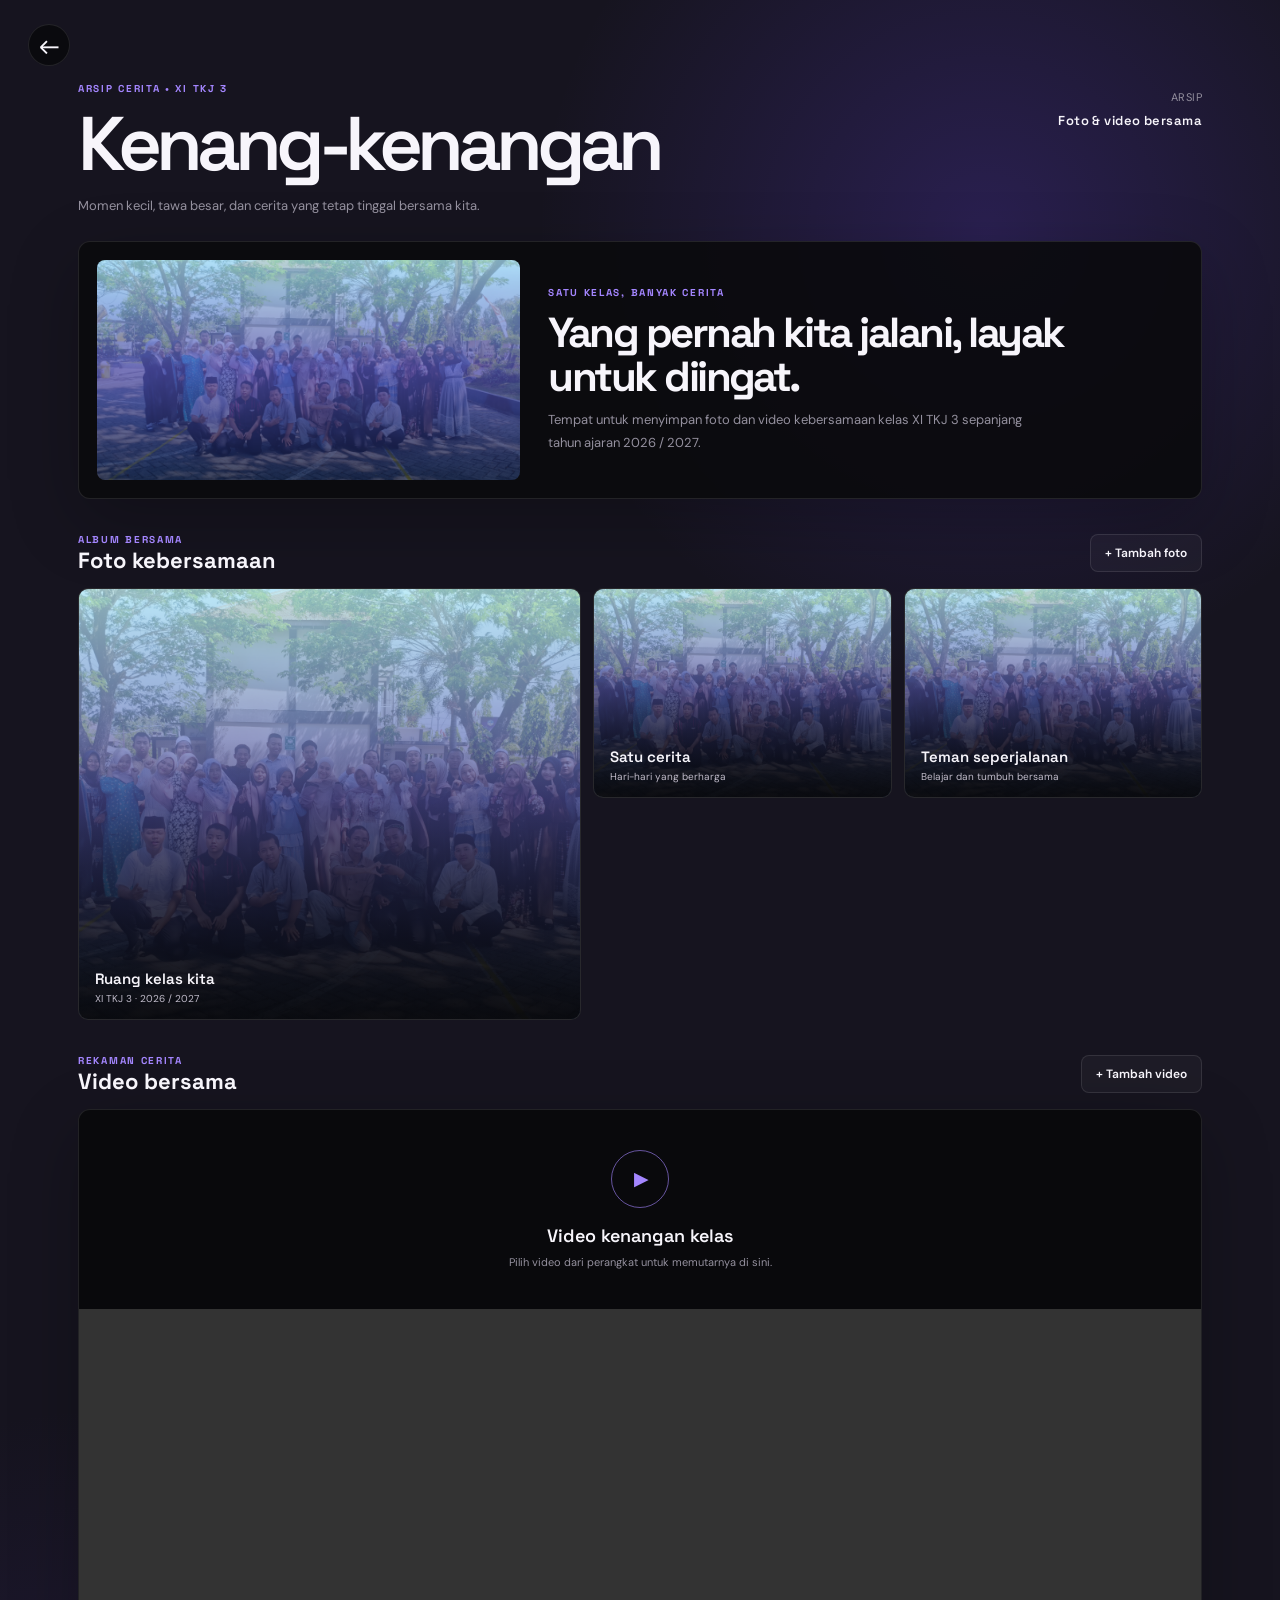
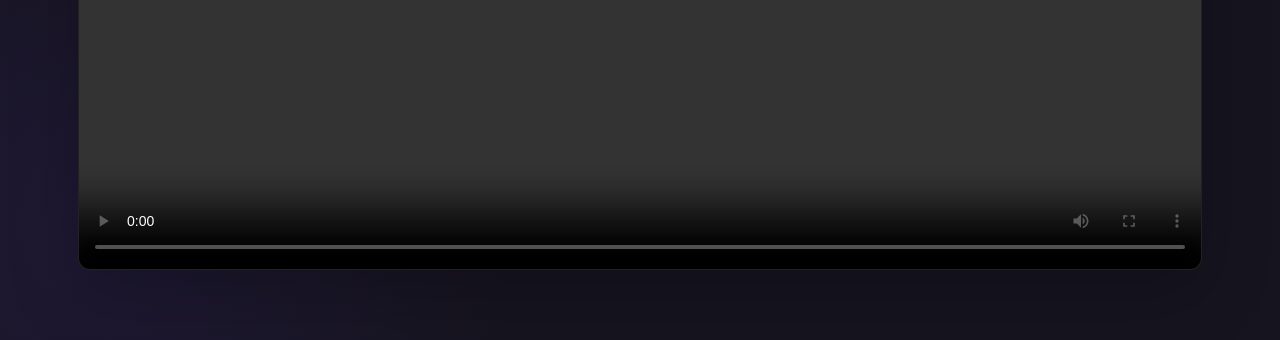
<file: kenangan.html>
<!DOCTYPE html>
<html lang="id">
<head>
	<meta charset="UTF-8" />
	<meta name="viewport" content="width=device-width, initial-scale=1.0" />
	<meta name="description" content="Kenang-kenangan kelas XI TKJ 3" />
	<title>Kenang-kenangan | XI TKJ 3</title>
	<link rel="stylesheet" href="style.css" />
</head>
<body class="focus-page memories-page">
	<a class="focus-back" href="index.html" aria-label="Kembali ke beranda" title="Kembali ke beranda">←</a>
	<div class="shell">
		<aside class="sidebar">
			<div class="brand"><div class="brand-mark">XI</div><div><strong>RUANG KELAS</strong><small>SMKN 1 MOJOKERTO</small></div></div>
			<button class="menu-toggle" type="button" aria-expanded="false" aria-controls="mainNavigation" aria-label="Buka menu navigasi"><span></span><span></span><span></span></button>
			<nav id="mainNavigation" aria-label="Navigasi utama">
				<a href="index.html"><span class="nav-icon">⌂</span> Beranda</a>
				<a href="siswa.html"><span class="nav-icon">♧</span> Daftar siswa</a>
				<a href="absensi.html"><span class="nav-icon">✓</span> Absensi</a>
				<a href="jadwal.html"><span class="nav-icon">▣</span> Jadwal</a>
				<a href="layanan-kelas.html"><span class="nav-icon">↗</span> Akses kelas</a>
				<a class="active" href="kenangan.html"><span class="nav-icon">▧</span> Kenangan</a>
				<a href="wali-kelas.html"><span class="nav-icon">◎</span> Wali kelas</a>
			</nav>
			<div class="sidebar-footer">TAHUN AJARAN<br><strong>2026 / 2027</strong></div>
		</aside>

		<main>
			<header class="topbar memories-heading">
				<div><div class="eyebrow">Arsip cerita • XI TKJ 3</div><h1>Kenang-kenangan</h1><p class="subtitle">Momen kecil, tawa besar, dan cerita yang tetap tinggal bersama kita.</p></div>
				<div class="date">ARSIP<strong>Foto &amp; video bersama</strong></div>
			</header>

			<section class="memory-intro panel" aria-label="Pembuka kenang-kenangan">
				<div class="memory-intro-image"><img src="tkj3.png" alt="Foto bersama kelas XI TKJ 3" /></div>
				<div><div class="eyebrow">Satu kelas, banyak cerita</div><h2>Yang pernah kita jalani, layak untuk diingat.</h2><p>Tempat untuk menyimpan foto dan video kebersamaan kelas XI TKJ 3 sepanjang tahun ajaran 2026 / 2027.</p></div>
			</section>

			<section class="memory-section" aria-labelledby="photoTitle">
				<div class="section-heading"><div><div class="eyebrow">Album bersama</div><h2 id="photoTitle">Foto kebersamaan</h2></div><label class="media-upload ghost-button" for="photoUpload">+ Tambah foto<input id="photoUpload" type="file" accept="image/*" multiple /></label></div>
				<div class="memory-gallery" id="memoryGallery">
					<figure class="memory-photo memory-photo-wide"><img src="tkj3.png" alt="Momen bersama kelas XI TKJ 3" /><figcaption><strong>Ruang kelas kita</strong><span>XI TKJ 3 · 2026 / 2027</span></figcaption></figure>
					<figure class="memory-photo"><img src="tkj3.png" alt="Kebersamaan siswa XI TKJ 3" /><figcaption><strong>Satu cerita</strong><span>Hari-hari yang berharga</span></figcaption></figure>
					<figure class="memory-photo"><img src="tkj3.png" alt="Foto kenangan siswa XI TKJ 3" /><figcaption><strong>Teman seperjalanan</strong><span>Belajar dan tumbuh bersama</span></figcaption></figure>
				</div>
			</section>

			<section class="memory-section" aria-labelledby="videoTitle">
				<div class="section-heading"><div><div class="eyebrow">Rekaman cerita</div><h2 id="videoTitle">Video bersama</h2></div><label class="media-upload ghost-button" for="videoUpload">+ Tambah video<input id="videoUpload" type="file" accept="video/*" /></label></div>
				<div class="memory-video panel" id="memoryVideoPanel">
					<div class="video-placeholder"><span class="video-mark">▶</span><strong>Video kenangan kelas</strong><p>Pilih video dari perangkat untuk memutarnya di sini.</p></div>
					<video id="memoryVideo" controls playsinline hidden></video>
				</div>
			</section>
		</main>
	</div>
	<script src="script.js"></script>
	<script>
		const photoUpload = document.querySelector("#photoUpload");
		const memoryGallery = document.querySelector("#memoryGallery");
		const videoUpload = document.querySelector("#videoUpload");
		const memoryVideo = document.querySelector("#memoryVideo");
		const videoPlaceholder = document.querySelector(".video-placeholder");
		const savedPhotosKey = "xi-tkj-3-memory-photos";
		const readSavedPhotos = () => JSON.parse(localStorage.getItem(savedPhotosKey) || "[]");
		const renderSavedPhoto = photoData => {
			const photo = document.createElement("figure");
			photo.className = "memory-photo memory-photo-added";
			photo.innerHTML = `<img src="${photoData.dataUrl}" alt="${photoData.name}"><figcaption><strong>${photoData.name}</strong><span>Foto kenangan baru</span></figcaption>`;
			memoryGallery.append(photo);
		};
		readSavedPhotos().forEach(renderSavedPhoto);
		photoUpload.addEventListener("change", event => {
			const savedPhotos = readSavedPhotos();
			[...event.target.files].forEach(file => {
				const reader = new FileReader();
				reader.addEventListener("load", () => {
					const photoData = { name: file.name, dataUrl: reader.result };
					savedPhotos.push(photoData);
					localStorage.setItem(savedPhotosKey, JSON.stringify(savedPhotos));
					renderSavedPhoto(photoData);
				});
				reader.readAsDataURL(file);
			});
			event.target.value = "";
		});
		videoUpload.addEventListener("change", event => {
			const file = event.target.files[0];
			if (!file) return;
			memoryVideo.src = URL.createObjectURL(file);
			memoryVideo.hidden = false;
			videoPlaceholder.hidden = true;
			memoryVideo.play().catch(() => {});
		});
	</script>
</body>
</html>
</file>
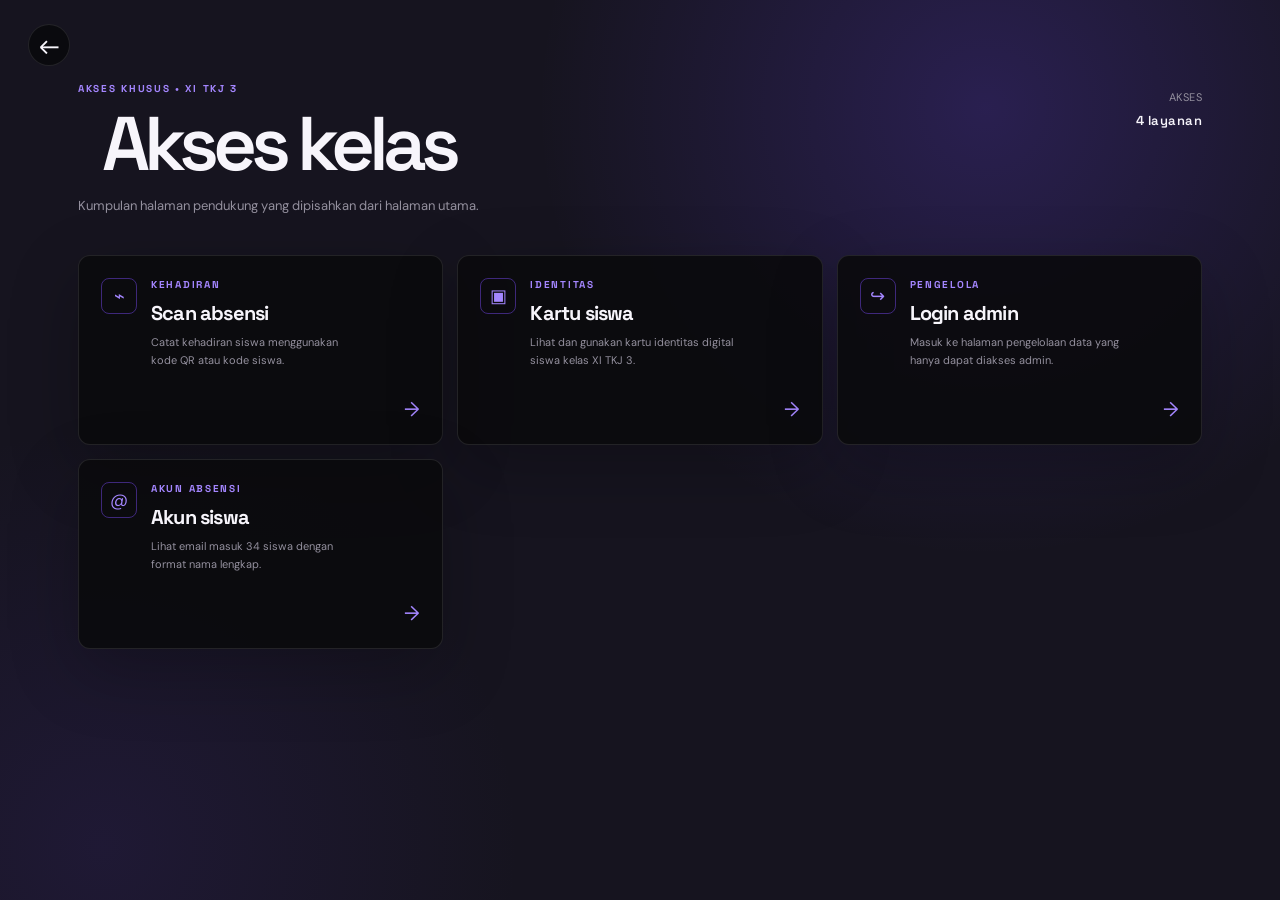
<file: layanan-kelas.html>
<!DOCTYPE html>
<html lang="id">
<head>
	<meta charset="UTF-8" />
	<meta name="viewport" content="width=device-width, initial-scale=1.0" />
	<meta name="description" content="Akses khusus kelas XI TKJ 3" />
	<title>Akses Kelas | XI TKJ 3</title>
	<link rel="stylesheet" href="style.css" />
</head>
<body class="focus-page">
	<a class="focus-back" href="index.html" aria-label="Kembali ke beranda" title="Kembali ke beranda">←</a>
	<div class="shell">
		<aside class="sidebar">
			<div class="brand"><div class="brand-mark">XI</div><div><strong>RUANG KELAS</strong><small>SMKN 1 MOJOKERTO</small></div></div>
			<button class="menu-toggle" type="button" aria-expanded="false" aria-controls="mainNavigation" aria-label="Buka menu navigasi"><span></span><span></span><span></span></button>
			<nav id="mainNavigation" aria-label="Navigasi utama">
				<a href="siswa.html"><span class="nav-icon">♧</span> Daftar siswa</a>
				<a href="absensi.html"><span class="nav-icon">✓</span> Absensi</a>
				<a href="jadwal.html"><span class="nav-icon">▣</span> Jadwal</a>
				<a class="active" href="layanan-kelas.html"><span class="nav-icon">↗</span> Akses kelas</a>
				<a href="kenangan.html"><span class="nav-icon">K</span> Kenangan</a>
				<a href="wali-kelas.html"><span class="nav-icon">◎</span> Wali kelas</a>
			</nav>
			<div class="sidebar-footer">TAHUN AJARAN<br><strong>2026 / 2027</strong></div>
		</aside>

		<main>
			<header class="topbar">
				<div><div class="eyebrow">Akses khusus • XI TKJ 3</div><h1>Akses kelas</h1><p class="subtitle">Kumpulan halaman pendukung yang dipisahkan dari halaman utama.</p></div>
				<div class="date">AKSES<strong>4 layanan</strong></div>
			</header>

			<section class="access-grid" aria-label="Akses khusus kelas">
				<a class="access-card panel" href="scan-absensi.html"><span class="access-icon">⌁</span><div><div class="eyebrow">Kehadiran</div><h2>Scan absensi</h2><p>Catat kehadiran siswa menggunakan kode QR atau kode siswa.</p></div><span class="access-arrow">→</span></a>
				<a class="access-card panel" href="kartu-siswa.html"><span class="access-icon">▣</span><div><div class="eyebrow">Identitas</div><h2>Kartu siswa</h2><p>Lihat dan gunakan kartu identitas digital siswa kelas XI TKJ 3.</p></div><span class="access-arrow">→</span></a>
				<a class="access-card panel" href="http://127.0.0.1:8000/login"><span class="access-icon">↪</span><div><div class="eyebrow">Pengelola</div><h2>Login admin</h2><p>Masuk ke halaman pengelolaan data yang hanya dapat diakses admin.</p></div><span class="access-arrow">→</span></a>
				<a class="access-card panel" href="akun-siswa.html"><span class="access-icon">@</span><div><div class="eyebrow">Akun absensi</div><h2>Akun siswa</h2><p>Lihat email masuk 34 siswa dengan format nama lengkap.</p></div><span class="access-arrow">→</span></a>
			</section>
		</main>
	</div>
</body>
</html>
</file>
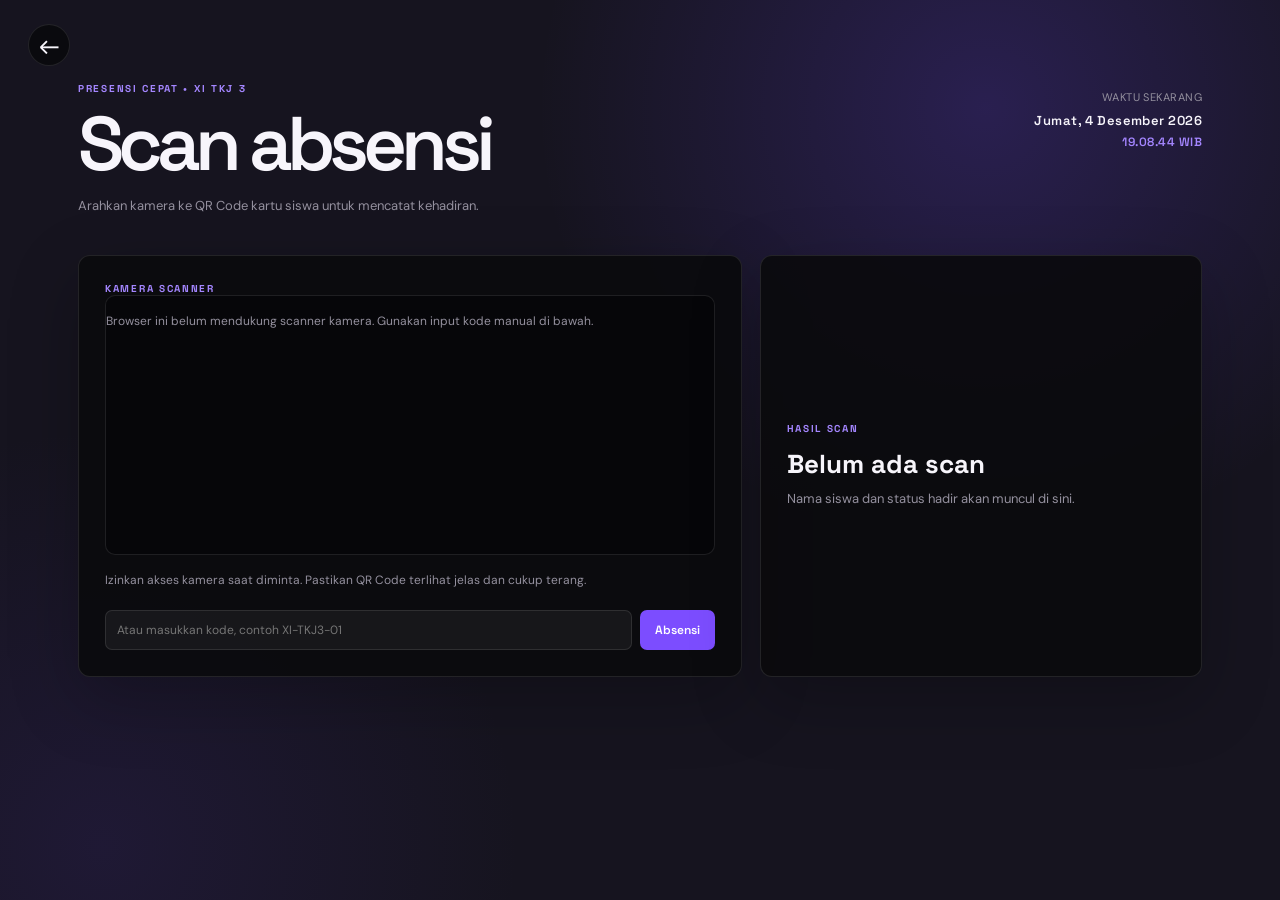
<file: scan-absensi.html>
<!DOCTYPE html>
<html lang="id">
<head>
	<meta charset="UTF-8" />
	<meta name="viewport" content="width=device-width, initial-scale=1.0" />
	<meta name="description" content="Scan absensi siswa XI TKJ 3" />
	<title>Scan Absensi | XI TKJ 3</title>
	<link rel="stylesheet" href="style.css" />
	<style>
		.scan-layout { display: grid; grid-template-columns: 1.2fr .8fr; gap: 18px; }
		.scanner-card, .scan-result { padding: 26px; }
		#reader { width: 100%; min-height: 260px; overflow: hidden; border: 1px solid var(--line); border-radius: 10px; background: #060609; }
		.scan-help { color: var(--muted); margin: 16px 0 0; font-size: 12px; line-height: 1.6; }
		.manual-form { display: flex; gap: 8px; margin-top: 20px; }
		.manual-form input { flex: 1; min-width: 0; color: var(--white); background: rgba(255,255,255,.05); border: 1px solid var(--line); border-radius: 7px; padding: 11px; outline: none; font: 12px "DM Sans", sans-serif; }
		.primary-button { border: 0; border-radius: 7px; padding: 11px 15px; color: white; background: var(--purple); cursor: pointer; font: 600 12px "Space Grotesk", sans-serif; }
		.primary-button:hover { background: var(--purple-light); }
		.scan-result { display: flex; flex-direction: column; justify-content: center; min-height: 330px; }
		.scan-result h2 { margin: 12px 0 8px; font-size: 26px; }
		.scan-result p { color: var(--muted); margin: 0; font-size: 13px; line-height: 1.6; }
		.scan-success { color: #8effc5 !important; }
		@media (max-width: 700px) { .scan-layout { grid-template-columns: 1fr; } }
	</style>
</head>
<body class="focus-page">
	<a class="focus-back" href="layanan-kelas.html" aria-label="Kembali ke akses kelas" title="Kembali ke akses kelas">←</a>
	<div class="shell">
		<aside class="sidebar">
			<div class="brand"><div class="brand-mark">XI</div><div><strong>RUANG KELAS</strong><small>SMKN 1 MOJOKERTO</small></div></div>
			<button class="menu-toggle" type="button" aria-expanded="false" aria-controls="mainNavigation" aria-label="Buka menu navigasi"><span></span><span></span><span></span></button>
			<nav id="mainNavigation" aria-label="Navigasi utama">
				<a href="index.html"><span class="nav-icon">⌂</span> Beranda</a>
				<a href="siswa.html"><span class="nav-icon">♧</span> Daftar siswa</a>
				<a href="absensi.html"><span class="nav-icon">✓</span> Absensi</a>
				<a href="jadwal.html"><span class="nav-icon">▣</span> Jadwal</a>
				<a class="active" href="scan-absensi.html"><span class="nav-icon">⌁</span> Scan absensi</a>
				<a href="layanan-kelas.html"><span class="nav-icon">↗</span> Akses kelas</a>
				<a href="kenangan.html"><span class="nav-icon">K</span> Kenangan</a>
				<a href="wali-kelas.html"><span class="nav-icon">◎</span> Wali kelas</a>
			</nav>
			<div class="sidebar-footer">TAHUN AJARAN<br><strong>2026 / 2027</strong></div>
		</aside>
		<main>
			<header class="topbar"><div><div class="eyebrow">Presensi cepat • XI TKJ 3</div><h1>Scan absensi</h1><p class="subtitle">Arahkan kamera ke QR Code kartu siswa untuk mencatat kehadiran.</p></div><div class="date">WAKTU SEKARANG<strong id="scanDate">Memuat tanggal...</strong><span id="scanClock">00:00:00 WIB</span></div></header>
			<section class="scan-layout">
				<article class="scanner-card panel"><div class="eyebrow">Kamera scanner</div><div id="reader"></div><p class="scan-help">Izinkan akses kamera saat diminta. Pastikan QR Code terlihat jelas dan cukup terang.</p><form class="manual-form" id="manualForm"><input id="manualCode" autocomplete="off" placeholder="Atau masukkan kode, contoh XI-TKJ3-01" aria-label="Kode kartu siswa" /><button class="primary-button" type="submit">Absensi</button></form></article>
				<article class="scan-result panel" id="scanResult"><div class="eyebrow">Hasil scan</div><h2>Belum ada scan</h2><p>Nama siswa dan status hadir akan muncul di sini.</p></article>
			</section>
		</main>
	</div>
	<script src="script.js"></script>
	<script>
		const result = document.querySelector("#scanResult");
		const manualForm = document.querySelector("#manualForm");
		const manualCode = document.querySelector("#manualCode");
		const scanDate = document.querySelector("#scanDate");
		const scanClock = document.querySelector("#scanClock");
		const getLocalDateKey = date => {
			const year = date.getFullYear();
			const month = String(date.getMonth() + 1).padStart(2, "0");
			const day = String(date.getDate()).padStart(2, "0");
			return `${year}-${month}-${day}`;
		};
		const updateScanDateTime = () => {
			const now = new Date();
			if (scanDate) scanDate.textContent = new Intl.DateTimeFormat("id-ID", { weekday: "long", day: "numeric", month: "long", year: "numeric" }).format(now);
			if (scanClock) scanClock.textContent = `${new Intl.DateTimeFormat("id-ID", { hour: "2-digit", minute: "2-digit", second: "2-digit", hour12: false }).format(now)} WIB`;
		};
		updateScanDateTime();
		setInterval(updateScanDateTime, 1000);
		const todayKey = () => getLocalDateKey(new Date());
		const showResult = (code) => {
			const match = /^XI-TKJ3-(\d{2})$/i.exec(code.trim());
			const index = match ? Number(match[1]) - 1 : -1;
			if (index < 0 || !students[index]) {
				result.innerHTML = '<div class="eyebrow">Hasil scan</div><h2>Kode tidak ditemukan</h2><p>Periksa kembali QR Code atau kode kartu siswa.</p>';
				return;
			}
			const storageKey = "xi-tkj-3-attendance";
			const data = JSON.parse(localStorage.getItem(storageKey) || "{}");
			const records = data[todayKey()] || Object.fromEntries(students.map(name => [name, "belum-hadir"]));
			records[students[index]] = "hadir";
			data[todayKey()] = records;
			localStorage.setItem(storageKey, JSON.stringify(data));
			const scannedAt = new Date();
			const scannedDate = new Intl.DateTimeFormat("id-ID", { dateStyle: "full", timeStyle: "medium" }).format(scannedAt);
			result.innerHTML = `<div class="eyebrow">Absensi berhasil</div><h2>${students[index]}</h2><p class="scan-success">Status otomatis berubah menjadi Hadir.</p><p>Absen ${String(index + 1).padStart(2, "0")} · ${scannedDate} WIB</p>`;
			manualCode.value = "";
		};
		manualForm.addEventListener("submit", event => { event.preventDefault(); showResult(manualCode.value); });
		if ("BarcodeDetector" in window) {
			const video = document.createElement("video");
			video.setAttribute("playsinline", "true");
			video.style.width = "100%";
			document.querySelector("#reader").append(video);
			navigator.mediaDevices?.getUserMedia({ video: { facingMode: "environment" } }).then(stream => {
				video.srcObject = stream; video.play();
				const detector = new BarcodeDetector({ formats: ["qr_code"] });
				const scan = async () => { try { const codes = await detector.detect(video); if (codes[0]?.rawValue) showResult(codes[0].rawValue); } catch (_) {} requestAnimationFrame(scan); };
				scan();
			}).catch(() => { document.querySelector("#reader").innerHTML = '<p class="scan-help">Kamera tidak tersedia. Gunakan input kode manual di bawah.</p>'; });
		} else {
			document.querySelector("#reader").innerHTML = '<p class="scan-help">Browser ini belum mendukung scanner kamera. Gunakan input kode manual di bawah.</p>';
		}
	</script>
</body>
</html>
</file>
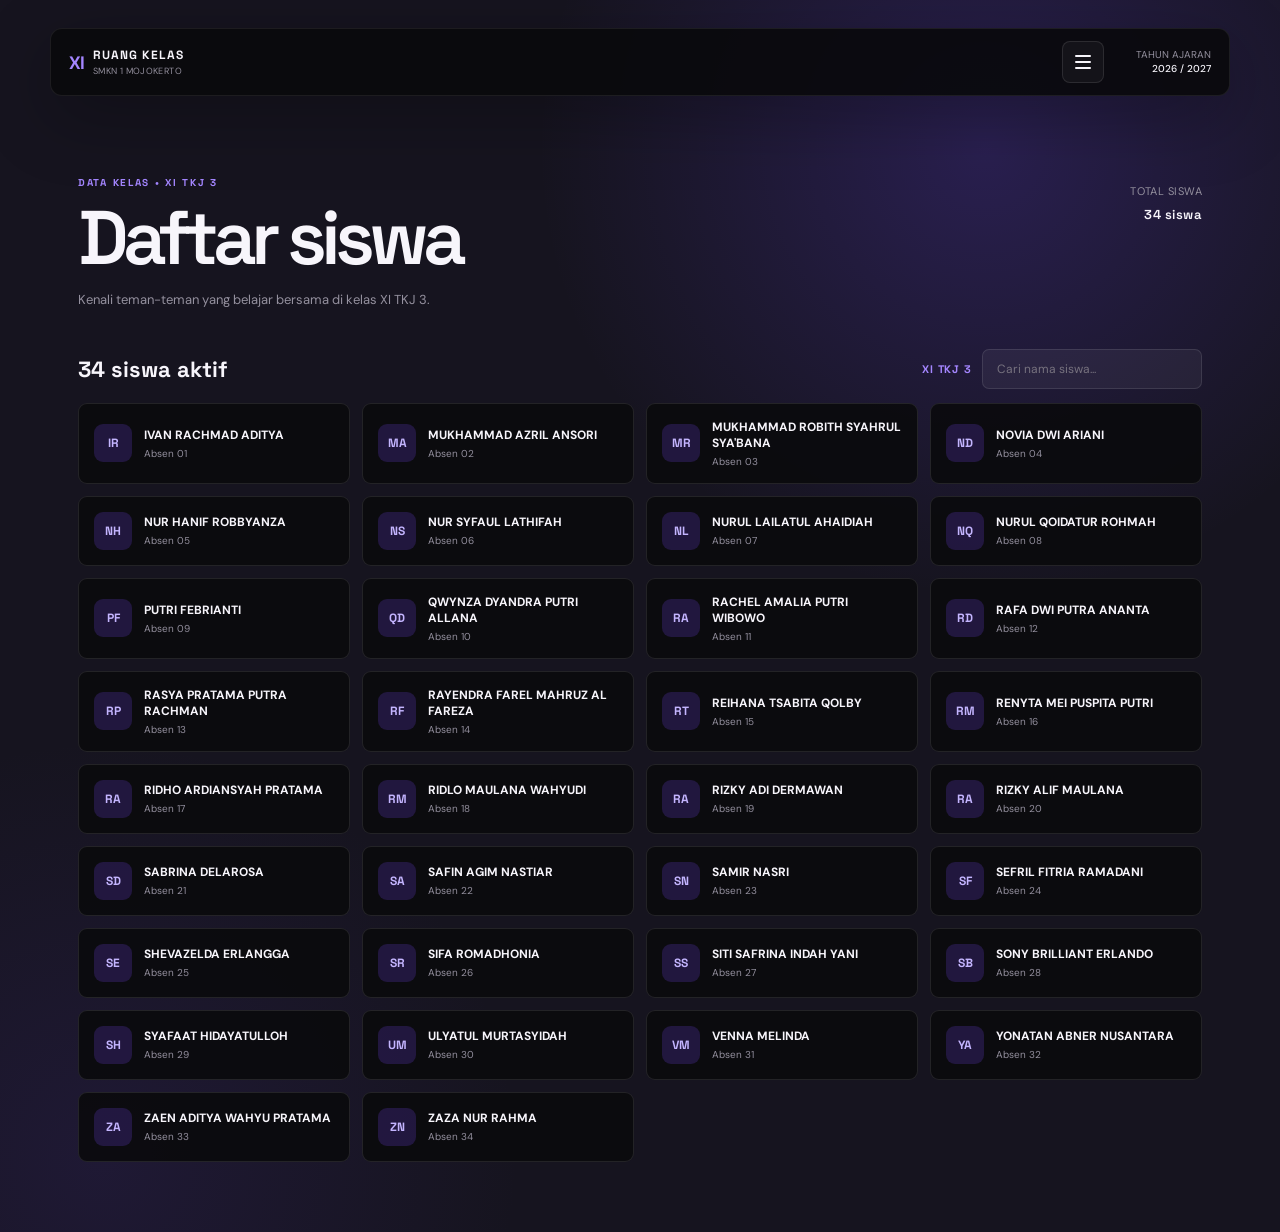
<file: siswa.html>
<!DOCTYPE html>
<html lang="id">
<head>
	<meta charset="UTF-8" />
	<meta name="viewport" content="width=device-width, initial-scale=1.0" />
	<meta name="description" content="Daftar siswa kelas XI TKJ 3" />
	<title>Daftar Siswa | XI TKJ 3</title>
	<link rel="stylesheet" href="style.css" />
</head>
<body>
	<div class="shell">
		<aside class="sidebar">
			<div class="brand"><div class="brand-mark">XI</div><div><strong>RUANG KELAS</strong><small>SMKN 1 MOJOKERTO</small></div></div>
			<button class="menu-toggle" type="button" aria-expanded="false" aria-controls="mainNavigation" aria-label="Buka menu navigasi"><span></span><span></span><span></span></button>
			<nav id="mainNavigation" aria-label="Navigasi utama">
				<a href="index.html"><span class="nav-icon">⌂</span> Beranda</a>
				<a class="active" href="siswa.html"><span class="nav-icon">♧</span> Daftar siswa</a>
				<a href="absensi.html"><span class="nav-icon">✓</span> Absensi</a>
				<a href="jadwal.html"><span class="nav-icon">▣</span> Jadwal</a>
				<a href="layanan-kelas.html"><span class="nav-icon">↗</span> Akses kelas</a>
				<a href="kenangan.html"><span class="nav-icon">K</span> Kenangan</a>
				<a href="wali-kelas.html"><span class="nav-icon">◎</span> Wali kelas</a>
			</nav>
			<div class="sidebar-footer">TAHUN AJARAN<br><strong>2026 / 2027</strong></div>
		</aside>

		<main>
			<header class="topbar">
				<div><div class="eyebrow">Data kelas • XI TKJ 3</div><h1>Daftar siswa</h1><p class="subtitle">Kenali teman-teman yang belajar bersama di kelas XI TKJ 3.</p></div>
				<div class="date">TOTAL SISWA<strong>34 siswa</strong></div>
			</header>
			<section>
				<div class="section-heading"><h2>34 siswa aktif</h2><div class="toolbar"><span class="count">XI TKJ 3</span><input class="search" id="search" type="search" placeholder="Cari nama siswa..." aria-label="Cari nama siswa" /></div></div>
				<div class="students" id="studentList"></div><div class="empty" id="emptyState">Nama siswa tidak ditemukan.</div>
			</section>
		</main>
	</div>
	<script src="script.js"></script>
</body>
</html>
</file>
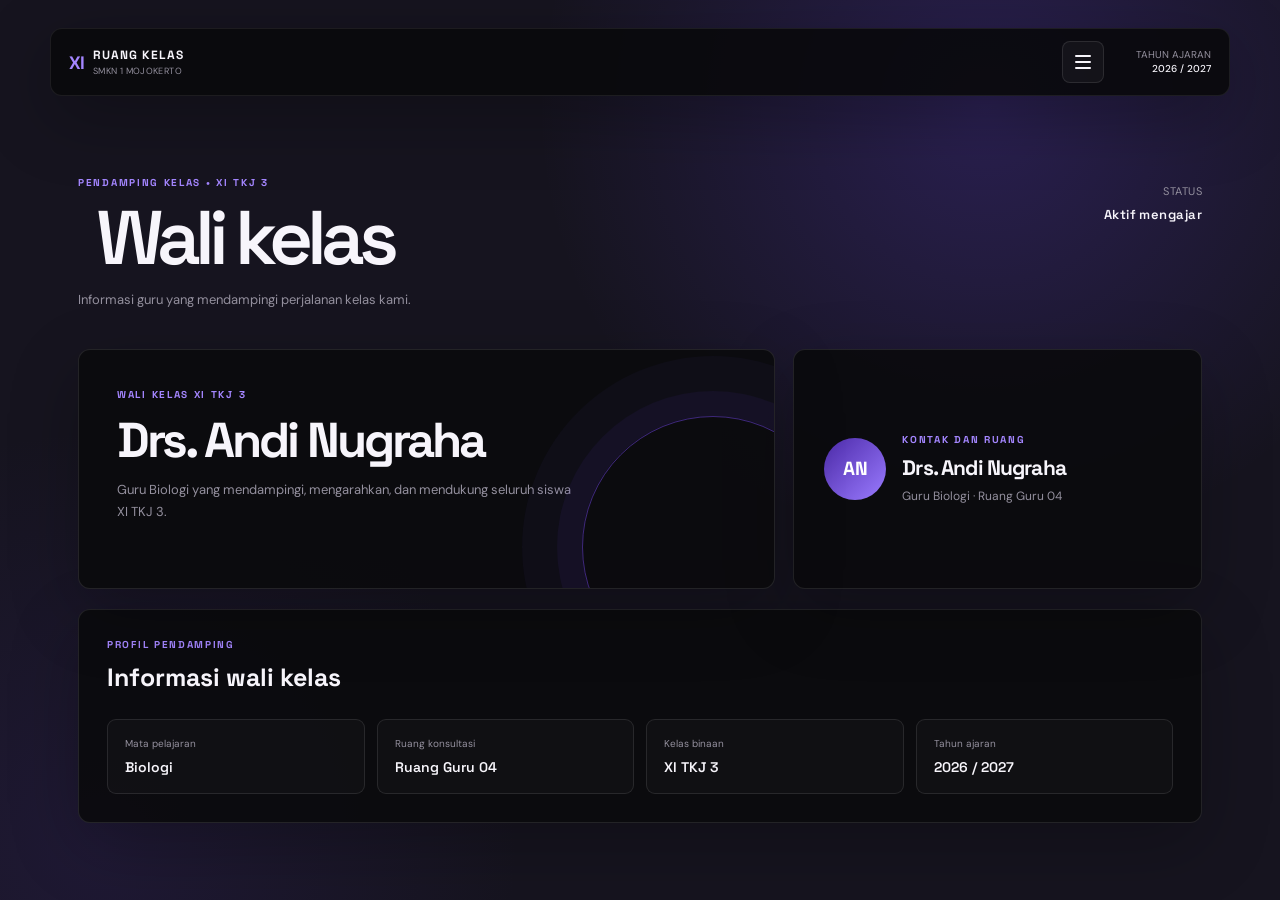
<file: wali-kelas.html>
<!DOCTYPE html>
<html lang="id">
<head>
	<meta charset="UTF-8" />
	<meta name="viewport" content="width=device-width, initial-scale=1.0" />
	<meta name="description" content="Wali kelas XI TKJ 3" />
	<title>Wali Kelas | XI TKJ 3</title>
	<link rel="stylesheet" href="style.css" />
</head>
<body>
	<div class="shell">
		<aside class="sidebar">
			<div class="brand"><div class="brand-mark">XI</div><div><strong>RUANG KELAS</strong><small>SMKN 1 MOJOKERTO</small></div></div>
			<button class="menu-toggle" type="button" aria-expanded="false" aria-controls="mainNavigation" aria-label="Buka menu navigasi"><span></span><span></span><span></span></button>
			<nav id="mainNavigation" aria-label="Navigasi utama">
				<a href="index.html"><span class="nav-icon">⌂</span> Beranda</a>
				<a href="siswa.html"><span class="nav-icon">♧</span> Daftar siswa</a>
				<a href="absensi.html"><span class="nav-icon">✓</span> Absensi</a>
				<a href="jadwal.html"><span class="nav-icon">▣</span> Jadwal</a>
				<a href="layanan-kelas.html"><span class="nav-icon">↗</span> Akses kelas</a>
				<a href="kenangan.html"><span class="nav-icon">K</span> Kenangan</a>
				<a class="active" href="wali-kelas.html"><span class="nav-icon">◎</span> Wali kelas</a>
			</nav>
			<div class="sidebar-footer">TAHUN AJARAN<br><strong>2026 / 2027</strong></div>
		</aside>

		<main>
			<header class="topbar">
				<div><div class="eyebrow">Pendamping kelas • XI TKJ 3</div><h1>Wali kelas</h1><p class="subtitle">Informasi guru yang mendampingi perjalanan kelas kami.</p></div>
				<div class="date">STATUS<strong>Aktif mengajar</strong></div>
			</header>
			<section class="hero" aria-label="Informasi wali kelas">
				<article class="hero-card"><div class="eyebrow">Wali kelas XI TKJ 3</div><h2>Drs. Andi Nugraha</h2><p>Guru Biologi yang mendampingi, mengarahkan, dan mendukung seluruh siswa XI TKJ 3.</p></article>
				<article class="panel teacher"><div class="avatar">AN</div><div><div class="eyebrow">Kontak dan ruang</div><h3>Drs. Andi Nugraha</h3><p>Guru Biologi · Ruang Guru 04</p></div></article>
			</section>
			<section class="panel teacher-details">
				<div><div class="eyebrow">Profil pendamping</div><h2>Informasi wali kelas</h2></div>
				<div class="detail-grid"><div><span>Mata pelajaran</span><strong>Biologi</strong></div><div><span>Ruang konsultasi</span><strong>Ruang Guru 04</strong></div><div><span>Kelas binaan</span><strong>XI TKJ 3</strong></div><div><span>Tahun ajaran</span><strong>2026 / 2027</strong></div></div>
			</section>
		</main>
	</div>
	<script src="script.js"></script>
</body>
</html>
</file>
<file: style.css>
@import url("https://fonts.googleapis.com/css2?family=DM+Sans:wght@400;500;600;700&family=Orbitron:wght@500;600;700;800&family=Space+Grotesk:wght@500;600;700&display=swap");

:root {
	--ink: #08080b;
	--surface: #101014;
	--surface-soft: #16151d;
	--purple: #7c4dff;
	--purple-light: #a486ff;
	--white: #f7f5fb;
	--muted: #94909e;
	--line: rgba(255, 255, 255, .1);
	--ease-smooth: cubic-bezier(.22, 1, .36, 1);
	--transition-smooth: 360ms var(--ease-smooth);
}

* { box-sizing: border-box; }
html { scroll-behavior: smooth; }
html, body { overflow-x: hidden; }
button, a, input, select { transition-timing-function: var(--ease-smooth); }
body {
	margin: 0;
	color: var(--white);
	background: #16141f;
	background-image: radial-gradient(circle at 77% 12%, rgba(111, 72, 255, .22), transparent 28rem), radial-gradient(circle at 8% 94%, rgba(63, 42, 129, .22), transparent 26rem);
	font-family: "DM Sans", Arial, sans-serif;
	min-height: 100vh;
	animation: pageEnter 520ms var(--ease-smooth) both;
}

.page-leaving { opacity: 0; transform: translateY(10px); transition: opacity 300ms var(--ease-smooth), transform 300ms var(--ease-smooth); }
@keyframes pageEnter { from { opacity: 0; transform: translateY(10px); } to { opacity: 1; transform: translateY(0); } }

.welcome-screen {
	position: fixed;
	inset: 0;
	z-index: 20;
	display: grid;
	place-items: center;
	cursor: pointer;
	background: linear-gradient(rgba(19, 14, 35, .22), rgba(8, 8, 11, .78)), url("tkj3.png") center / cover no-repeat, var(--ink);
	transition: opacity 600ms var(--ease-smooth), visibility 600ms var(--ease-smooth);
}
.welcome-screen::after { content: ""; position: absolute; inset: 0; background: rgba(124, 77, 255, .12); pointer-events: none; }
.welcome-title { position: relative; z-index: 1; color: #fff; font: 700 clamp(44px, 9vw, 116px)/1 "Orbitron", "Space Grotesk", sans-serif; letter-spacing: .08em; text-shadow: 0 3px 24px rgba(0, 0, 0, .3); }
.welcome-hint { position: absolute; right: 28px; bottom: 24px; z-index: 1; color: rgba(255,255,255,.58); font-size: 11px; letter-spacing: .08em; }
.welcome-screen-hidden { opacity: 0; visibility: hidden; pointer-events: none; }

.shell { min-height: 100vh; padding: 28px 24px 40px; }
.focus-page .sidebar { display: none; }
.focus-page main { padding-top: 54px; }
.focus-back { position: fixed; top: 24px; left: 28px; z-index: 5; display: grid; place-items: center; width: 42px; height: 42px; color: var(--white); background: rgba(10, 10, 13, .88); border: 1px solid var(--line); border-radius: 50%; text-decoration: none; font: 26px/1 "Space Grotesk", sans-serif; transition: color var(--transition-smooth), border-color var(--transition-smooth), transform var(--transition-smooth); }
.focus-back:hover { color: var(--purple-light); border-color: var(--purple); transform: translateX(-2px); }
.sidebar {
	max-width: 1180px; margin: 0 auto; min-height: 64px; padding: 12px 18px;
	border: 1px solid rgba(255, 255, 255, .08); border-radius: 12px;
	background: rgba(9, 9, 12, .9); display: flex; align-items: center; gap: 32px;
	box-shadow: 0 20px 70px rgba(0, 0, 0, .28); position: relative; z-index: 2;
}
.brand { display: flex; align-items: center; gap: 10px; margin-right: auto; }
.brand-mark { color: var(--purple-light); font: 700 18px "Space Grotesk", sans-serif; letter-spacing: -.08em; }
.brand strong { display: block; font: 700 12px "Space Grotesk", sans-serif; letter-spacing: .08em; }
.brand small { display: block; margin-top: 2px; color: var(--muted); font-size: 9px; letter-spacing: .04em; }
.menu-toggle { width: 42px; height: 42px; display: grid; place-content: center; gap: 4px; flex-shrink: 0; border: 1px solid var(--line); border-radius: 8px; background: rgba(255,255,255,.04); color: var(--white); cursor: pointer; transition: border-color var(--transition-smooth), background var(--transition-smooth), transform var(--transition-smooth); }
.menu-toggle:hover, .sidebar.menu-open .menu-toggle { border-color: var(--purple); background: rgba(124, 77, 255, .18); }
.menu-toggle span { width: 16px; height: 2px; display: block; border-radius: 2px; background: currentColor; transition: transform var(--transition-smooth), opacity var(--transition-smooth); }
.sidebar.menu-open .menu-toggle span:first-child { transform: translateY(6px) rotate(45deg); }
.sidebar.menu-open .menu-toggle span:nth-child(2) { opacity: 0; }
.sidebar.menu-open .menu-toggle span:last-child { transform: translateY(-6px) rotate(-45deg); }
nav { position: absolute; top: calc(100% + 10px); right: 18px; z-index: 5; display: grid; min-width: 190px; padding: 7px; border: 1px solid var(--line); border-radius: 10px; background: rgba(12, 11, 16, .98); box-shadow: 0 18px 45px rgba(0, 0, 0, .38); opacity: 0; visibility: hidden; transform: translateY(-8px) scale(.98); transform-origin: top right; transition: opacity var(--transition-smooth), visibility var(--transition-smooth), transform var(--transition-smooth); }
.sidebar.menu-open nav { opacity: 1; visibility: visible; transform: translateY(0) scale(1); }
nav a { color: #aaa6b1; text-decoration: none; padding: 10px 12px; border-radius: 7px; font-size: 12px; transition: color var(--transition-smooth), background var(--transition-smooth), box-shadow var(--transition-smooth), transform var(--transition-smooth); }
nav a:hover, nav a.active { color: var(--white); background: rgba(124, 77, 255, .18); }
nav a.active { box-shadow: inset 2px 0 var(--purple); }
.nav-icon { display: inline-block; width: 22px; color: var(--purple-light); }
.sidebar-footer { color: var(--muted); font-size: 10px; line-height: 1.4; text-align: right; }
.sidebar-footer strong { color: var(--white); font-weight: 500; }

main { width: 100%; max-width: 1180px; margin: 0 auto; padding: 80px 28px 30px; }
.topbar { display: flex; justify-content: space-between; align-items: flex-start; gap: 28px; margin-bottom: 38px; }
.home-topbar { display: grid; grid-template-columns: 1fr auto 1fr; align-items: start; }
.class-heading { grid-column: 2; text-align: center; }
.home-topbar .date { grid-column: 3; justify-self: end; }
.eyebrow { color: var(--purple-light); text-transform: uppercase; letter-spacing: .17em; font: 700 10px "Space Grotesk", sans-serif; }
h1, h2, h3 { font-family: "Space Grotesk", sans-serif; }
h1 { display: flex; justify-content: center; align-items: baseline; gap: .25em; white-space: nowrap; font-size: clamp(38px, 6vw, 76px); letter-spacing: -.08em; line-height: .95; margin: 13px 0 16px; font-weight: 600; }
.class-number { display: inline-block; line-height: 1; color: var(--purple-light); }
.subtitle { max-width: 430px; color: var(--muted); margin: 0; font-size: 13px; line-height: 1.6; }
.class-heading .subtitle { margin: 0 auto; }
.date { color: var(--muted); text-align: right; font-size: 11px; padding-top: 8px; letter-spacing: .04em; }
.date strong { display: block; color: var(--white); margin-top: 8px; font: 600 13px "Space Grotesk", sans-serif; }
.date span { display: block; margin-top: 5px; color: var(--purple-light); font: 600 12px "Space Grotesk", sans-serif; letter-spacing: .04em; }

.hero { display: grid; grid-template-columns: 1.45fr .85fr; gap: 18px; margin-bottom: 18px; }
.hero-card, .panel { border: 1px solid var(--line); background: rgba(10, 10, 13, .9); box-shadow: 0 22px 70px rgba(0, 0, 0, .24); border-radius: 12px; }
.hero-card { min-height: 240px; padding: 38px; position: relative; overflow: hidden; text-align: left; }
.hero-card::after { content: ""; position: absolute; right: -70px; bottom: -90px; width: 260px; height: 260px; border: 1px solid rgba(124, 77, 255, .45); border-radius: 50%; box-shadow: 0 0 0 25px rgba(124, 77, 255, .06), 0 0 0 60px rgba(124, 77, 255, .035); }
.hero-card h2 { max-width: 560px; font-size: clamp(28px, 4vw, 49px); line-height: 1.05; letter-spacing: -.06em; margin: 14px 0 13px; }
.hero-card p { max-width: 460px; color: var(--muted); line-height: 1.65; margin: 0; font-size: 13px; }
.teacher { padding: 30px; display: flex; gap: 16px; align-items: center; }
.avatar { width: 62px; height: 62px; flex-shrink: 0; display: grid; place-items: center; border-radius: 50%; background: linear-gradient(135deg, #4c2aa9, #9a7bff); color: #fff; font: 700 19px "Space Grotesk", sans-serif; }
.teacher h3 { margin: 8px 0 7px; font-size: 21px; letter-spacing: -.04em; }
.teacher p { margin: 0; color: var(--muted); font-size: 12px; }

.dashboard-lower { display: grid; grid-template-columns: 1.05fr 1.25fr .85fr; gap: 18px; margin-top: 18px; }
.stats-panel, .agenda-panel, .quote-panel { padding: 24px; min-height: 218px; }
.panel-heading { display: flex; align-items: flex-start; justify-content: space-between; gap: 12px; }
.panel-heading h2 { margin: 9px 0 0; font-size: 21px; letter-spacing: -.04em; }
.status-dot { color: #b6a1ff; white-space: nowrap; font-size: 11px; }
.status-dot::first-letter { color: #b6a1ff; }
.stat-grid { display: grid; grid-template-columns: repeat(3, 1fr); gap: 8px; margin-top: 30px; }
.stat-grid div { padding: 12px 8px; border-left: 1px solid var(--line); }
.stat-grid strong { display: block; color: var(--purple-light); font: 600 27px "Space Grotesk", sans-serif; }
.stat-grid span { display: block; margin-top: 5px; color: var(--muted); font-size: 10px; }
.agenda-date { color: var(--muted); font-size: 10px; letter-spacing: .08em; }
.agenda-item { display: flex; align-items: center; gap: 13px; margin-top: 19px; }
.agenda-item time { width: 39px; height: 39px; display: grid; place-content: center; text-align: center; border: 1px solid rgba(124, 77, 255, .6); border-radius: 9px; color: var(--purple-light); font: 700 13px/12px "Space Grotesk", sans-serif; }
.agenda-item time small { font-size: 8px; letter-spacing: .1em; }
.agenda-item strong { display: block; font-size: 12px; }
.agenda-item span { display: block; margin-top: 5px; color: var(--muted); font-size: 10px; }
.quote-panel { display: flex; flex-direction: column; justify-content: center; }
.quote-panel blockquote { margin: 16px 0 12px; color: var(--white); font: 500 20px/1.3 "Space Grotesk", sans-serif; letter-spacing: -.04em; }
.quote-panel cite { color: var(--muted); font-size: 11px; }

.schedule-summary { padding: 24px; margin-bottom: 18px; }
.schedule-summary h2 { margin: 10px 0 0; font-size: 22px; }
.access-grid { display: grid; grid-template-columns: repeat(3, 1fr); gap: 14px; }
.access-card { display: flex; align-items: flex-start; gap: 14px; min-height: 190px; padding: 22px; color: var(--white); text-decoration: none; transition: border-color var(--transition-smooth), transform var(--transition-smooth), box-shadow var(--transition-smooth); }
.access-card:hover { border-color: rgba(124, 77, 255, .65); transform: translateY(-3px); }
.access-card h2 { margin: 9px 0 8px; font-size: 20px; letter-spacing: -.04em; }
.access-card p { max-width: 210px; margin: 0; color: var(--muted); font-size: 11px; line-height: 1.6; }
.access-icon { display: grid; place-items: center; width: 36px; height: 36px; flex-shrink: 0; border: 1px solid rgba(124, 77, 255, .45); border-radius: 8px; color: var(--purple-light); font-size: 18px; }
.access-arrow { align-self: flex-end; margin-left: auto; color: var(--purple-light); font-size: 20px; }
.account-toolbar { display: flex; align-items: center; justify-content: space-between; gap: 20px; padding: 18px 20px; margin-bottom: 14px; }
.account-toolbar strong { display: block; margin-top: 8px; color: var(--white); font: 600 14px "Space Grotesk", sans-serif; }
.account-toolbar p { margin: 5px 0 0; color: var(--muted); font-size: 11px; }
.account-toolbar .search { width: 230px; }
.account-grid { display: grid; grid-template-columns: repeat(2, minmax(0, 1fr)); gap: 8px; }
.account-card { display: flex; align-items: center; gap: 11px; min-width: 0; padding: 12px 14px; }
.account-number { width: 20px; color: var(--muted); font: 10px "Space Grotesk", sans-serif; }
.account-avatar { display: grid; place-items: center; width: 34px; height: 34px; flex: 0 0 34px; border-radius: 8px; color: var(--purple-light); background: rgba(124,77,255,.16); font: 700 10px "Space Grotesk", sans-serif; }
.account-content { min-width: 0; flex: 1; }
.account-content strong, .account-content span, .account-content small { display: block; overflow: hidden; text-overflow: ellipsis; white-space: nowrap; }
.account-content strong { font-size: 11px; }
.account-content span { margin-top: 3px; color: var(--purple-light); font-size: 10px; }
.account-content small { margin-top: 3px; color: var(--muted); font-size: 9px; }
.copy-account { border: 1px solid var(--line); border-radius: 6px; padding: 6px 8px; color: var(--muted); background: transparent; cursor: pointer; font: 10px "DM Sans", sans-serif; transition: color var(--transition-smooth), border-color var(--transition-smooth), background var(--transition-smooth), transform var(--transition-smooth); }
.copy-account:hover { color: var(--white); border-color: var(--purple); }
.schedule-summary-grid { display: grid; grid-template-columns: repeat(4, 1fr); gap: 12px; margin-top: 20px; }
.schedule-summary-grid div { padding: 18px 14px; border: 1px solid var(--line); border-radius: 9px; background: rgba(255,255,255,.025); }
.schedule-summary-grid strong { display: block; color: var(--purple-light); font: 700 20px "Space Grotesk", sans-serif; letter-spacing: -.05em; }
.schedule-summary-grid span { display: block; margin-top: 6px; color: var(--muted); font-size: 10px; }
.schedule-grid { display: grid; gap: 12px; }
.day-card { padding: 0; overflow: hidden; border: 1px solid var(--line); background: rgba(10, 10, 13, .84); }
.day-card-header { display: flex; justify-content: space-between; align-items: center; gap: 12px; padding: 15px 18px; border-bottom: 1px solid var(--line); }
.day-name { font: 700 18px "Space Grotesk", sans-serif; letter-spacing: -.04em; }
.day-tag { color: var(--muted); font: 500 10px "Space Grotesk", sans-serif; letter-spacing: .08em; text-transform: uppercase; }
.schedule-list { list-style: none; padding: 0; margin: 0; }
.schedule-list li { display: grid; grid-template-columns: .8fr 1fr 2fr 1.5fr 1fr; align-items: center; gap: 14px; padding: 12px 18px; border-top: 1px solid rgba(255,255,255,.07); }
.schedule-list li:first-child { border-top: none; }
.schedule-list span { color: var(--muted); font-size: 10px; }
.schedule-list .schedule-period { color: var(--purple-light); font: 600 10px "Space Grotesk", sans-serif; text-transform: uppercase; }
.schedule-list .schedule-time { letter-spacing: .04em; }
.schedule-list strong { min-width: 0; font-size: 12px; line-height: 1.4; }
.schedule-list small { display: block; min-width: 0; overflow: hidden; color: var(--muted); font-size: 10px; line-height: 1.4; text-overflow: ellipsis; white-space: nowrap; }
.schedule-list li:hover { background: rgba(255,255,255,.025); }

.schedule-header { align-items: center; }
.schedule-editor { margin-bottom: 18px; padding: 24px; }
.schedule-editor.hidden { display: none; }
.schedule-form { margin-top: 20px; }
.form-grid { display: grid; grid-template-columns: repeat(2, minmax(0, 1fr)); gap: 16px; }
.form-grid-compact { margin-top: 16px; }
.schedule-form label { display: grid; gap: 8px; color: var(--muted); font-size: 11px; letter-spacing: .04em; text-transform: uppercase; }
.schedule-form input,
.schedule-form select { width: 100%; border: 1px solid var(--line); border-radius: 8px; background: #17151f; color: var(--white); padding: 11px 12px; font: 13px "DM Sans", sans-serif; color-scheme: dark; transition: border-color var(--transition-smooth), box-shadow var(--transition-smooth), background var(--transition-smooth); }
.schedule-form select option { background: #17151f; color: #f7f5fb; }
.schedule-form input:focus,
.schedule-form select:focus { outline: none; border-color: var(--purple); }
.schedule-actions { display: flex; gap: 10px; margin-top: 20px; flex-wrap: wrap; }
.ghost-button { border: 1px solid var(--line); border-radius: 8px; background: rgba(255,255,255,.03); color: var(--white); padding: 10px 14px; cursor: pointer; font: 600 12px "DM Sans", sans-serif; transition: color var(--transition-smooth), border-color var(--transition-smooth), background var(--transition-smooth), transform var(--transition-smooth); }

.home-attendance { margin-top: 18px; padding: 20px; }
.attendance-live-heading h2 { margin-bottom: 5px; }
.attendance-live-heading p { color: var(--muted); margin: 0; font-size: 11px; }
.live-badge { display: flex; align-items: center; gap: 7px; color: #c8baff; font: 700 11px "Space Grotesk", sans-serif; text-transform: uppercase; letter-spacing: .08em; }
.live-badge i { width: 7px; height: 7px; display: block; border-radius: 50%; background: #8effc5; box-shadow: 0 0 0 4px rgba(142, 255, 197, .1); animation: livePulse 1.5s infinite; }
.home-attendance-summary { display: grid; grid-template-columns: repeat(5, 1fr); gap: 7px; margin: 18px 0 14px; }
.home-attendance-summary span { padding: 9px 10px; border: 1px solid var(--line); border-radius: 7px; color: var(--muted); font-size: 10px; text-align: center; }
.home-attendance-summary strong { display: block; margin: 0 0 2px; color: var(--white); font: 700 15px "Space Grotesk", sans-serif; }
.summary-hadir strong { color: #8effc5; }
.summary-belum-hadir strong { color: #b7b1c4; }
.summary-izin strong { color: #ffd58e; }
.summary-sakit strong { color: #8ed8ff; }
.summary-alpa strong { color: #ff9baf; }
.home-attendance-list { display: grid; grid-template-columns: repeat(3, 1fr); gap: 5px 8px; padding-right: 0; }
.home-attendance-row { display: flex; align-items: center; gap: 6px; min-width: 0; padding: 7px 8px; border: 1px solid rgba(255, 255, 255, .07); border-radius: 6px; background: rgba(255, 255, 255, .025); }
.home-attendance-row .attendance-number { width: 18px; color: var(--muted); font-size: 9px; }
.home-attendance-row .attendance-student { flex: 1; min-width: 0; display: flex; align-items: center; gap: 0; }
.home-attendance-row .avatar { display: none; }
.home-attendance-row strong { overflow: hidden; text-overflow: ellipsis; white-space: nowrap; font-size: 11px; }
.home-status { padding: 4px 6px; border-radius: 4px; font: 700 8px "Space Grotesk", sans-serif; }
.status-hadir { color: #8effc5; background: rgba(142, 255, 197, .1); }
.status-belum-hadir { color: #b7b1c4; background: rgba(183, 177, 196, .1); }
.status-izin { color: #ffd58e; background: rgba(255, 213, 142, .1); }
.status-sakit { color: #8ed8ff; background: rgba(142, 216, 255, .1); }
.status-alpa { color: #ff9baf; background: rgba(255, 155, 175, .1); }
@keyframes livePulse { 50% { opacity: .45; transform: scale(.8); } }

.teacher-details { margin-top: 20px; padding: 28px; }
.teacher-details h2 { margin: 10px 0 0; font-size: 25px; }
.detail-grid { display: grid; grid-template-columns: repeat(4, 1fr); gap: 12px; margin-top: 26px; }
.detail-grid div { padding: 17px; border: 1px solid var(--line); border-radius: 9px; background: rgba(255, 255, 255, .025); }
.detail-grid span { display: block; color: var(--muted); font-size: 10px; }
.detail-grid strong { display: block; margin-top: 8px; font: 600 14px "Space Grotesk", sans-serif; }
.section-heading { display: flex; justify-content: space-between; align-items: center; margin: 34px 0 14px; }
.section-heading h2 { font-size: 22px; margin: 0; }
.count { color: var(--purple-light); font: 700 11px "Space Grotesk", sans-serif; letter-spacing: .08em; }
.memories-heading { margin-bottom: 24px; }
.memory-intro { display: grid; grid-template-columns: minmax(220px, .8fr) 1.2fr; gap: 28px; align-items: center; padding: 18px; }
.memory-intro-image { height: 220px; overflow: hidden; border-radius: 8px; }
.memory-intro-image img { width: 100%; height: 100%; display: block; object-fit: cover; transition: transform 700ms var(--ease-smooth); }
.memory-intro:hover .memory-intro-image img { transform: scale(1.04); }
.memory-intro h2 { max-width: 580px; margin: 12px 0 10px; font-size: clamp(25px, 4vw, 42px); line-height: 1.05; letter-spacing: -.06em; }
.memory-intro p { max-width: 500px; color: var(--muted); font-size: 13px; line-height: 1.7; margin: 0; }
.memory-section { margin-top: 28px; }
.media-upload { position: relative; display: inline-flex; align-items: center; gap: 7px; white-space: nowrap; }
.media-upload input { position: absolute; width: 1px; height: 1px; overflow: hidden; opacity: 0; }
.memory-gallery { display: grid; grid-template-columns: 1.35fr .8fr .8fr; grid-auto-rows: 210px; gap: 12px; }
.memory-photo { position: relative; min-width: 0; height: 100%; margin: 0; overflow: hidden; border: 1px solid var(--line); border-radius: 10px; background: var(--surface); }
.memory-photo-wide { grid-row: span 2; }
.memory-photo img { width: 100%; height: 100%; display: block; object-fit: cover; filter: saturate(.85); transition: transform 700ms var(--ease-smooth), filter 700ms var(--ease-smooth); }
.memory-photo:hover img { transform: scale(1.06); filter: saturate(1.1); }
.memory-photo::after { content: ""; position: absolute; inset: 35% 0 0; pointer-events: none; background: linear-gradient(transparent, rgba(8, 8, 11, .9)); }
.memory-photo figcaption { position: absolute; right: 16px; bottom: 14px; left: 16px; z-index: 1; }
.memory-photo figcaption strong, .memory-photo figcaption span { display: block; }
.memory-photo figcaption strong { font: 600 15px "Space Grotesk", sans-serif; }
.memory-photo figcaption span { margin-top: 4px; color: #c0bbc9; font-size: 10px; }
.memory-photo-added { animation: memoryReveal 500ms var(--ease-smooth) both; }
@keyframes memoryReveal { from { opacity: 0; transform: translateY(12px); } to { opacity: 1; transform: translateY(0); } }
.memory-video { min-height: 330px; display: grid; place-items: center; overflow: hidden; background: #09090c; }
.memory-video video { width: 100%; max-height: 560px; display: block; }
.video-placeholder { display: grid; justify-items: center; padding: 40px 20px; text-align: center; }
.video-mark { width: 58px; height: 58px; display: grid; place-items: center; margin-bottom: 16px; padding-left: 3px; border: 1px solid rgba(164, 134, 255, .6); border-radius: 50%; color: var(--purple-light); font-size: 19px; transition: transform var(--transition-smooth), background var(--transition-smooth); }
.memory-video:hover .video-mark { transform: scale(1.08); background: rgba(124, 77, 255, .16); }
.video-placeholder strong { font: 600 18px "Space Grotesk", sans-serif; }
.video-placeholder p { margin: 8px 0 0; color: var(--muted); font-size: 11px; }
.toolbar { display: flex; gap: 10px; align-items: center; }
.search { color: var(--white); background: rgba(255, 255, 255, .05); border: 1px solid var(--line); border-radius: 7px; padding: 11px 14px; width: 220px; outline: none; font: 12px "DM Sans", sans-serif; transition: border-color var(--transition-smooth), background var(--transition-smooth), box-shadow var(--transition-smooth); }
.search::placeholder { color: #77727f; }
.search:focus { border-color: var(--purple); }
.students { display: grid; grid-template-columns: repeat(4, 1fr); gap: 12px; }
.student { display: flex; align-items: center; gap: 12px; padding: 15px; color: var(--white); text-decoration: none; background: rgba(10, 10, 13, .9); border: 1px solid var(--line); border-radius: 9px; transition: transform var(--transition-smooth), border-color var(--transition-smooth), box-shadow var(--transition-smooth); }
.student:hover { transform: translateY(-3px); border-color: rgba(124, 77, 255, .65); }
.student .avatar { width: 38px; height: 38px; font-size: 12px; border-radius: 9px; background: rgba(124, 77, 255, .2); color: #c4b5ff; }
.student strong { display: block; font-size: 12px; }
.student span { display: block; margin-top: 4px; color: var(--muted); font-size: 10px; }
.empty { display: none; color: var(--muted); padding: 25px; text-align: center; font-size: 13px; grid-column: 1 / -1; }
.attendance-panel { padding: 24px; }
.attendance-toolbar { display: flex; align-items: end; justify-content: space-between; gap: 20px; padding-bottom: 22px; border-bottom: 1px solid var(--line); }
.attendance-date-input { display: block; margin-top: 9px; padding: 10px 12px; color: var(--white); background: rgba(255, 255, 255, .05); border: 1px solid var(--line); border-radius: 7px; font: 13px "DM Sans", sans-serif; color-scheme: dark; }
.primary-button { padding: 11px 16px; border: 0; border-radius: 7px; color: #fff; background: var(--purple); cursor: pointer; font: 600 12px "DM Sans", sans-serif; transition: background var(--transition-smooth), transform var(--transition-smooth), box-shadow var(--transition-smooth); }
.primary-button:hover { background: var(--purple-light); transform: translateY(-2px); }
.attendance-summary { display: flex; gap: 26px; padding: 19px 0; border-bottom: 1px solid var(--line); }
.attendance-summary span { color: var(--muted); font-size: 11px; }
.attendance-summary strong { margin-right: 4px; color: var(--white); font: 600 18px "Space Grotesk", sans-serif; }
.attendance-list { display: grid; grid-template-columns: repeat(2, 1fr); gap: 8px 24px; margin-top: 20px; }
.attendance-row { display: flex; align-items: center; gap: 10px; padding: 11px 0; border-bottom: 1px solid rgba(255, 255, 255, .06); }
.attendance-number { width: 24px; color: var(--muted); font: 10px "Space Grotesk", sans-serif; }
.attendance-student { display: flex; align-items: center; gap: 10px; flex: 1; min-width: 0; }
.attendance-student .avatar { width: 32px; height: 32px; border-radius: 8px; font-size: 10px; }
.attendance-student strong { overflow: hidden; text-overflow: ellipsis; white-space: nowrap; font-size: 12px; }
.attendance-status { min-width: 88px; padding: 7px 8px; color: var(--white); background: var(--surface-soft); border: 1px solid var(--line); border-radius: 6px; outline: none; font: 11px "DM Sans", sans-serif; color-scheme: dark; }
.attendance-status:focus { border-color: var(--purple); }

@media (max-width: 980px) { .sidebar { gap: 18px; } main { padding: 60px 18px 30px; } .students { grid-template-columns: repeat(3, 1fr); } .dashboard-lower { grid-template-columns: repeat(2, 1fr); } .quote-panel { grid-column: 1 / -1; min-height: 160px; } .schedule-summary-grid { grid-template-columns: repeat(2, 1fr); } .access-grid { grid-template-columns: 1fr; } .account-grid { grid-template-columns: 1fr; } }
@media (max-width: 700px) { .shell { padding: 14px 12px 28px; } .sidebar { min-height: 0; padding: 13px; flex-wrap: wrap; gap: 13px; } .brand { width: 100%; margin-right: 0; } nav { width: auto; overflow: visible; } nav a { white-space: nowrap; } .sidebar-footer { display: block; margin-left: auto; } main { padding: 45px 6px 20px; } .topbar, .home-topbar { display: block; } .class-heading { text-align: center; } .date { text-align: left; margin-top: 20px; } .hero { grid-template-columns: 1fr; } .hero-card { padding: 28px; } .dashboard-lower { grid-template-columns: 1fr; } .quote-panel { grid-column: auto; } .students, .attendance-list { grid-template-columns: 1fr; } .section-heading { align-items: flex-start; gap: 12px; flex-direction: column; } .toolbar, .search { width: 100%; } .detail-grid { grid-template-columns: repeat(2, 1fr); } .attendance-toolbar { align-items: stretch; flex-direction: column; } .primary-button { width: 100%; } .schedule-summary-grid { grid-template-columns: repeat(2, 1fr); } }
@media (max-width: 980px) {
	main, .shell { min-width: 0; }
	.topbar:not(.home-topbar) { flex-wrap: wrap; }
	.topbar > *, .panel, .hero-card, .access-card, .student { min-width: 0; }
	.schedule-list li { grid-template-columns: .7fr .9fr 1.8fr 1.3fr 1fr; gap: 10px; }
	.schedule-list strong, .schedule-list small { overflow-wrap: anywhere; }
	.home-attendance-row strong { min-width: 0; }
}
@media (max-width: 700px) {
	.shell { width: 100%; overflow: hidden; }
	.sidebar { width: 100%; }
	.sidebar-footer { font-size: 9px; }
	nav { right: 0; max-width: calc(100vw - 34px); }
	main { width: 100%; padding-right: 0; padding-left: 0; }
	.topbar { margin-bottom: 28px; }
	h1 { justify-content: flex-start; white-space: normal; overflow-wrap: anywhere; font-size: clamp(34px, 11vw, 58px); line-height: 1; }
	.home-topbar h1, .class-heading h1 { justify-content: center; }
	.subtitle { max-width: none; font-size: 12px; }
	.date { padding-top: 0; }
	.date strong { max-width: 100%; overflow-wrap: anywhere; }
	.hero-card, .teacher, .stats-panel, .agenda-panel, .quote-panel, .attendance-panel, .schedule-summary, .schedule-editor, .teacher-details { padding: 20px; }
	.hero-card h2 { font-size: clamp(27px, 9vw, 40px); }
	.stat-grid { gap: 4px; margin-top: 22px; }
	.stat-grid strong { font-size: 23px; }
	.panel-heading { align-items: flex-start; }
	.panel-heading h2 { font-size: 18px; }
	.home-attendance-summary { grid-template-columns: repeat(2, minmax(0, 1fr)); gap: 6px; }
	.home-attendance-list { grid-template-columns: 1fr; }
	.home-attendance-row { min-height: 38px; }
	.attendance-summary { display: grid; grid-template-columns: repeat(2, minmax(0, 1fr)); gap: 12px; }
	.attendance-list { gap: 0; }
	.attendance-row { min-width: 0; }
	.attendance-status { min-width: 82px; max-width: 104px; }
	.form-grid { grid-template-columns: 1fr; gap: 12px; }
	.schedule-list li { grid-template-columns: 1fr 1fr; gap: 6px 12px; padding: 12px 14px; }
	.schedule-list li > * { min-width: 0; }
	.schedule-list strong { grid-column: 1 / -1; }
	.schedule-list small { white-space: normal; }
	.detail-grid { gap: 8px; }
	.detail-grid div { padding: 13px 11px; }
	.detail-grid strong { font-size: 12px; overflow-wrap: anywhere; }
	.access-card { min-height: 160px; padding: 18px; }
	.memory-intro h2 { font-size: clamp(26px, 8vw, 36px); }
	.memory-photo figcaption { right: 12px; bottom: 11px; left: 12px; }
	.memory-photo figcaption strong { font-size: 13px; }
	.memory-video video, .memory-intro-image img, .memory-photo img { max-width: 100%; }
}
@media (max-width: 420px) {
	.shell { padding-right: 10px; padding-left: 10px; }
	.sidebar { padding: 11px; }
	.brand strong { font-size: 11px; }
	.brand small { font-size: 8px; }
	.sidebar-footer { font-size: 8px; }
	.menu-toggle { width: 38px; height: 38px; }
	.hero-card, .teacher, .stats-panel, .agenda-panel, .quote-panel, .attendance-panel, .schedule-summary, .schedule-editor, .teacher-details { padding: 16px; }
	.stat-grid span { font-size: 9px; }
	.detail-grid { grid-template-columns: 1fr 1fr; }
	.schedule-summary-grid { gap: 8px; }
	.schedule-summary-grid div { padding: 14px 10px; }
	.memory-gallery { grid-template-columns: 1fr; grid-auto-rows: 190px; }
	.memory-photo-wide { grid-column: auto; }
}
@media (max-width: 700px) {
	.memory-intro { grid-template-columns: 1fr; gap: 20px; padding: 12px; }
	.memory-intro-image { height: 190px; }
	.memory-gallery { grid-template-columns: 1fr 1fr; grid-auto-rows: 165px; }
	.memory-photo-wide { grid-column: 1 / -1; grid-row: span 1; }
	.memory-video { min-height: 250px; }
}
@media (max-width: 390px) { .students { grid-template-columns: 1fr; } .schedule-summary-grid { grid-template-columns: 1fr; } }
@media (max-width: 700px) {
	.home-attendance-summary { grid-template-columns: repeat(2, 1fr); }
	.home-attendance-list { grid-template-columns: 1fr; }
	.schedule-list li { grid-template-columns: 1fr 1fr; gap: 6px 12px; padding: 12px 14px; }
	.schedule-list strong { grid-column: 1 / -1; }
	.schedule-list small { white-space: normal; }
	.account-toolbar { align-items: stretch; flex-direction: column; }
	.account-toolbar .search { width: 100%; }
}
@media (prefers-reduced-motion: reduce) {
	*, *::before, *::after {
		animation-duration: .01ms !important;
		animation-iteration-count: 1 !important;
		scroll-behavior: auto !important;
		transition-duration: .01ms !important;
	}
	body { animation: none; }
}
</file>
